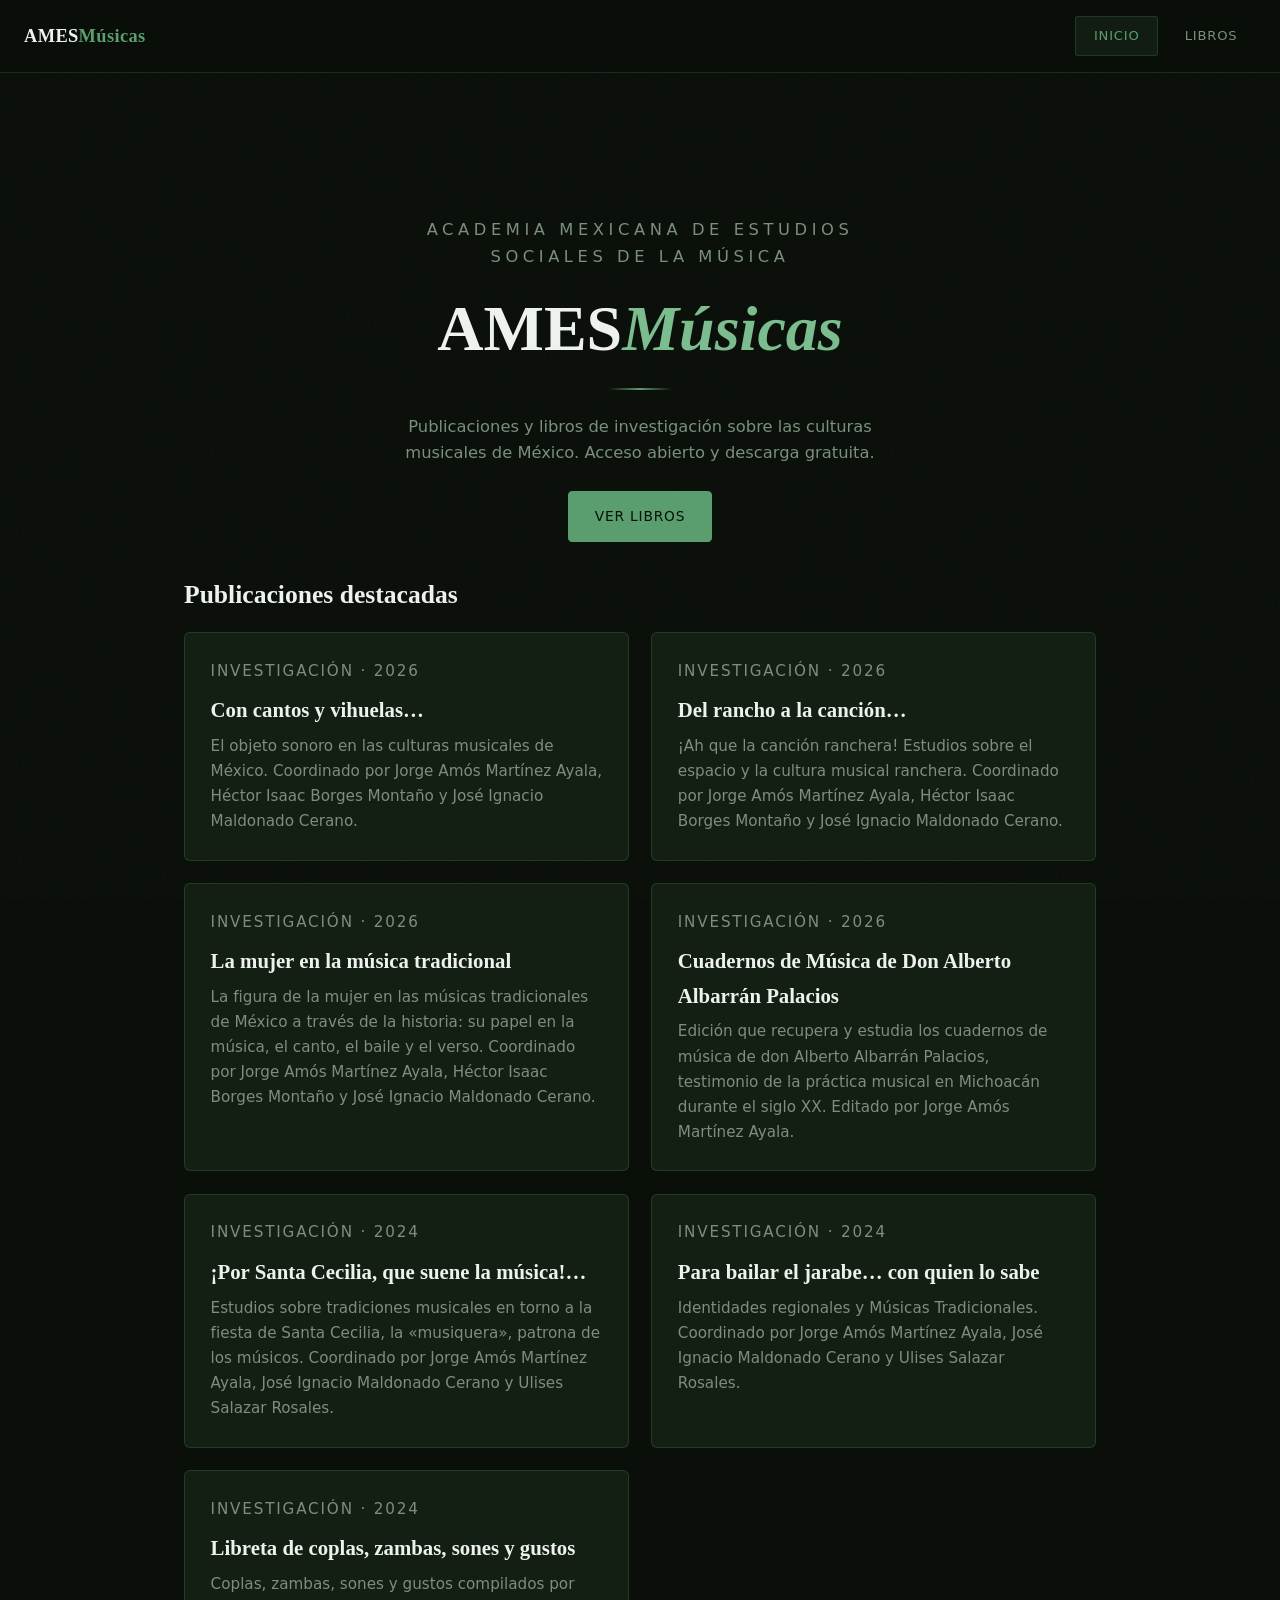
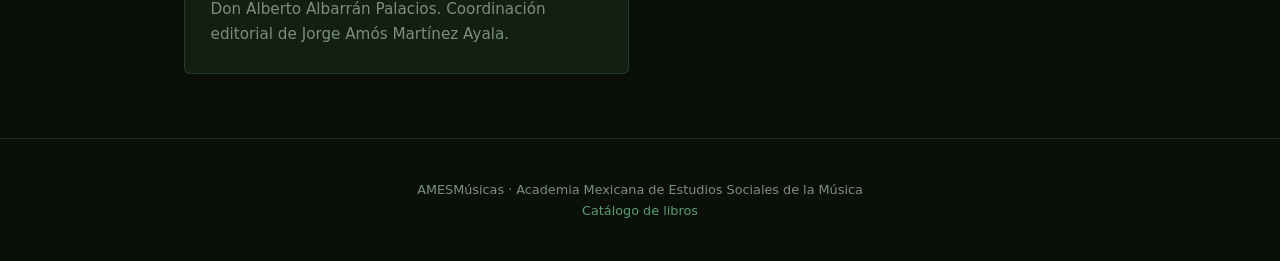
<file: amesmusicas/index.html>
<!DOCTYPE html>
<html lang="es">
<head>
  <meta charset="UTF-8" />
  <meta name="viewport" content="width=device-width, initial-scale=1.0" />
  <link rel="icon" href="favicon.ico" sizes="any" />
  <link rel="icon" type="image/png" sizes="32x32" href="favicon-32.png" />
  <link rel="apple-touch-icon" href="favicon-180.png" />
  <title>AMESMúsicas — Academia Mexicana de Estudios Sociales de la Música</title>
  <meta name="description" content="AMESMúsicas: publicaciones de la Academia Mexicana de Estudios Sociales de la Música. Libros de investigación de descarga gratuita." />
  <meta name="author" content="Academia Mexicana de Estudios Sociales de la Música" />
  <!-- Open Graph -->
  <meta property="og:type" content="website" />
  <meta property="og:title" content="AMESMúsicas" />
  <meta property="og:description" content="Publicaciones y libros de investigación de la Academia Mexicana de Estudios Sociales de la Música. Descarga gratuita." />
  <meta property="og:image" content="libros/con-cantos-y-vihuelas/portada.png" />
  <meta property="og:locale" content="es_MX" />
  <link rel="stylesheet" href="assets/estilo.css" />
</head>
<body>
  <nav>
    <a class="nav-brand" href="index.html">AMES<span>Músicas</span></a>
    <ul class="nav-links">
      <li><a class="active" href="index.html">Inicio</a></li>
      <li><a href="libros/index.html">Libros</a></li>
    </ul>
  </nav>

  <main class="wrap">
    <section class="hero">
      <p class="eyebrow">Academia Mexicana de Estudios Sociales de la Música</p>
      <h1>AMES<em>Músicas</em></h1>
      <div class="divider"></div>
      <p>Publicaciones y libros de investigación sobre las culturas musicales de México. Acceso abierto y descarga gratuita.</p>
      <div class="acciones" style="justify-content:center;">
        <a class="btn btn-primary" href="libros/index.html">Ver libros</a>
      </div>
    </section>

    <section aria-labelledby="destacados">
      <h2 id="destacados" class="section-title">Publicaciones destacadas</h2>
      <div class="grid cols-2">
        <article class="card">
          <a class="card-link" href="libros/con-cantos-y-vihuelas/index.html">
            <p class="book-meta">Investigación · 2026</p>
            <h3>Con cantos y vihuelas…</h3>
            <p>El objeto sonoro en las culturas musicales de México. Coordinado por Jorge Amós Martínez Ayala, Héctor Isaac Borges Montaño y José Ignacio Maldonado Cerano.</p>
          </a>
        </article>
        <article class="card">
          <a class="card-link" href="libros/ah-que-la-cancion-ranchera/index.html">
            <p class="book-meta">Investigación · 2026</p>
            <h3>Del rancho a la canción…</h3>
            <p>¡Ah que la canción ranchera! Estudios sobre el espacio y la cultura musical ranchera. Coordinado por Jorge Amós Martínez Ayala, Héctor Isaac Borges Montaño y José Ignacio Maldonado Cerano.</p>
          </a>
        </article>

        <article class="card">
          <a class="card-link" href="libros/la-mujer-en-la-musica-tradicional/index.html">
            <p class="book-meta">Investigación · 2026</p>
            <h3>La mujer en la música tradicional</h3>
            <p>La figura de la mujer en las músicas tradicionales de México a través de la historia: su papel en la música, el canto, el baile y el verso. Coordinado por Jorge Amós Martínez Ayala, Héctor Isaac Borges Montaño y José Ignacio Maldonado Cerano.</p>
          </a>
        </article>

        <article class="card">
          <a class="card-link" href="libros/cuadernos-albarran-palacios/index.html">
            <p class="book-meta">Investigación · 2026</p>
            <h3>Cuadernos de Música de Don Alberto Albarrán Palacios</h3>
            <p>Edición que recupera y estudia los cuadernos de música de don Alberto Albarrán Palacios, testimonio de la práctica musical en Michoacán durante el siglo XX. Editado por Jorge Amós Martínez Ayala.</p>
          </a>
        </article>

        <article class="card">
          <a class="card-link" href="libros/por-santa-cecilia/index.html">
            <p class="book-meta">Investigación · 2024</p>
            <h3>¡Por Santa Cecilia, que suene la música!…</h3>
            <p>Estudios sobre tradiciones musicales en torno a la fiesta de Santa Cecilia, la «musiquera», patrona de los músicos. Coordinado por Jorge Amós Martínez Ayala, José Ignacio Maldonado Cerano y Ulises Salazar Rosales.</p>
          </a>
        </article>

        <article class="card">
          <a class="card-link" href="libros/para-bailar-el-jarabe/index.html">
            <p class="book-meta">Investigación · 2024</p>
            <h3>Para bailar el jarabe… con quien lo sabe</h3>
            <p>Identidades regionales y Músicas Tradicionales. Coordinado por Jorge Amós Martínez Ayala, José Ignacio Maldonado Cerano y Ulises Salazar Rosales.</p>
          </a>
        </article>

        <article class="card">
          <a class="card-link" href="libros/libreta-coplas-zambas-sones-gustos/index.html">
            <p class="book-meta">Investigación · 2024</p>
            <h3>Libreta de coplas, zambas, sones y gustos</h3>
            <p>Coplas, zambas, sones y gustos compilados por Don Alberto Albarrán Palacios. Coordinación editorial de Jorge Amós Martínez Ayala.</p>
          </a>
        </article>
      </div>
    </section>
  </main>

  <footer>
    <p>AMESMúsicas · Academia Mexicana de Estudios Sociales de la Música</p>
    <p><a href="libros/index.html">Catálogo de libros</a></p>
  </footer>
</body>
</html>
</file>
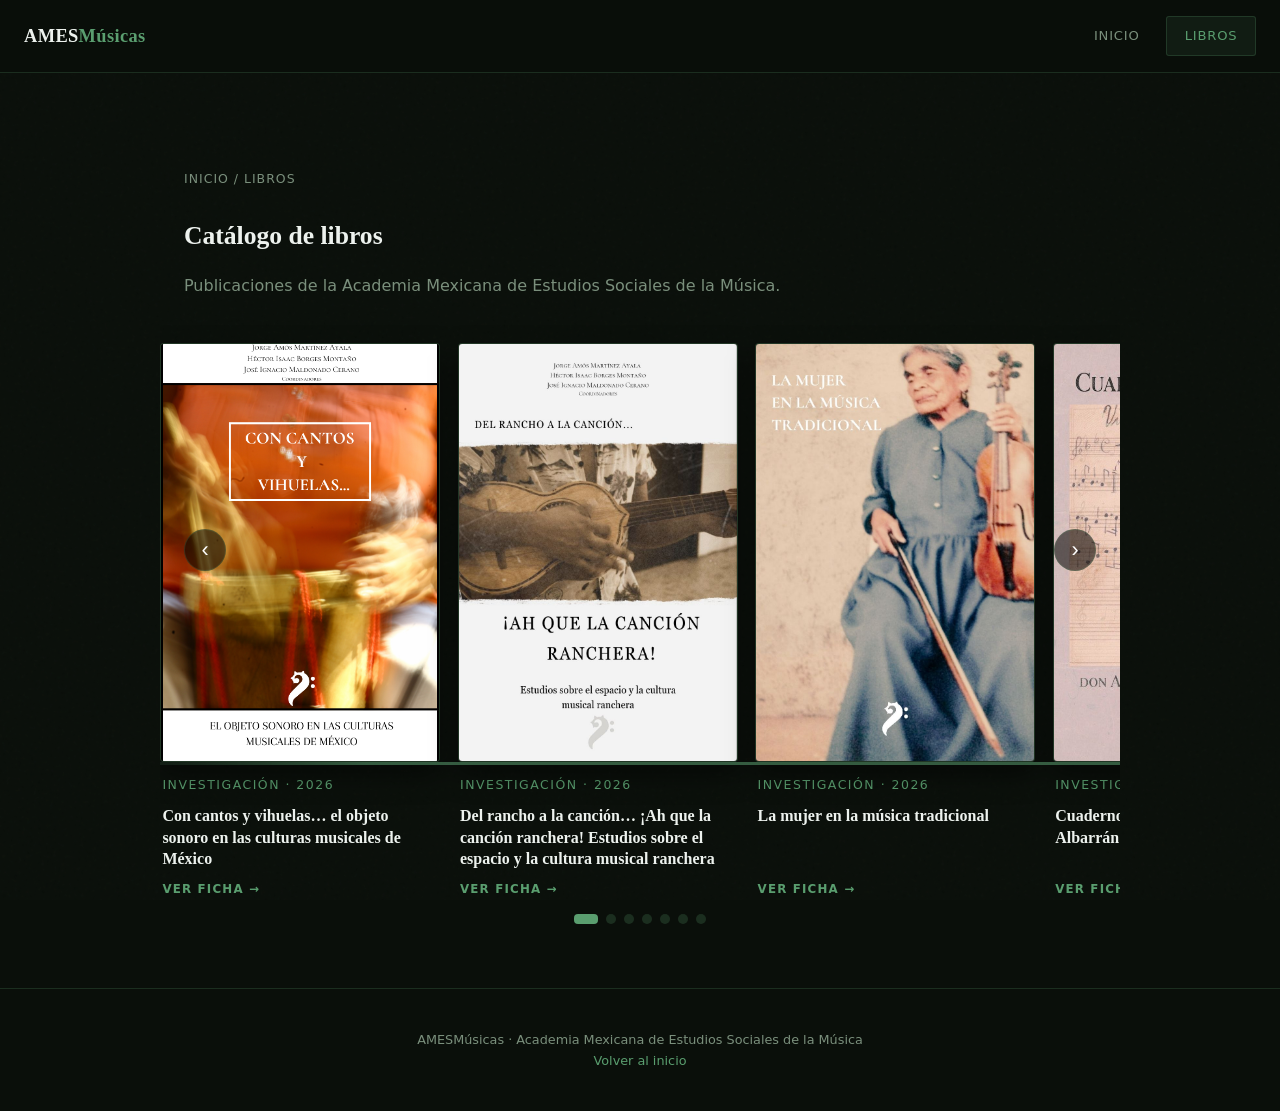
<file: amesmusicas/libros/index.html>
<!DOCTYPE html>
<html lang="es">
<head>
  <meta charset="UTF-8" />
  <meta name="viewport" content="width=device-width, initial-scale=1.0" />
  <link rel="icon" href="../favicon.ico" sizes="any" />
  <link rel="icon" type="image/png" sizes="32x32" href="../favicon-32.png" />
  <link rel="apple-touch-icon" href="../favicon-180.png" />
  <title>Libros — AMESMúsicas</title>
  <meta name="description" content="Catálogo de libros de la Academia Mexicana de Estudios Sociales de la Música (AMESMúsicas). Publicaciones de investigación de descarga gratuita." />
  <meta property="og:type" content="website" />
  <meta property="og:title" content="Libros — AMESMúsicas" />
  <meta property="og:description" content="Catálogo de libros de investigación de AMESMúsicas. Descarga gratuita." />
  <meta property="og:image" content="https://conservatoriopurhepecha.com/amesmusicas/libros/con-cantos-y-vihuelas/portada.png" />
  <meta property="og:url" content="https://conservatoriopurhepecha.com/amesmusicas/libros/" />
  <meta property="og:locale" content="es_MX" />
  <link rel="stylesheet" href="../assets/estilo.css" />
</head>
<body>
  <nav>
    <a class="nav-brand" href="../index.html">AMES<span>Músicas</span></a>
    <ul class="nav-links">
      <li><a href="../index.html">Inicio</a></li>
      <li><a class="active" href="index.html">Libros</a></li>
    </ul>
  </nav>

  <main class="wrap">
    <p class="breadcrumb"><a href="../index.html">Inicio</a> / Libros</p>
    <h1 class="section-title">Catálogo de libros</h1>
    <p class="prose">Publicaciones de la Academia Mexicana de Estudios Sociales de la Música.</p>

    <section class="estanteria" id="estanteria" aria-labelledby="estanteria-titulo">
      <h2 id="estanteria-titulo" class="visually-hidden">Estantería de publicaciones</h2>

      <div class="estanteria-viewport" id="estanteriaViewport" tabindex="0" role="region" aria-label="Estantería de libros. Usa las flechas para recorrer el catálogo.">
        <ul class="estanteria-track" id="estanteriaTrack">
          <li class="libro">
            <a href="con-cantos-y-vihuelas/index.html">
              <span class="libro-portada">
                <img src="con-cantos-y-vihuelas/portada.png" alt="Portada del libro Con cantos y vihuelas… el objeto sonoro en las culturas musicales de México" loading="lazy" />
              </span>
              <span class="libro-datos">
                <span class="book-meta">Investigación · 2026</span>
                <span class="libro-titulo">Con cantos y vihuelas… el objeto sonoro en las culturas musicales de México</span>
                <span class="libro-cta">Ver ficha →</span>
              </span>
            </a>
          </li>

          <li class="libro">
            <a href="ah-que-la-cancion-ranchera/index.html">
              <span class="libro-portada">
                <img src="ah-que-la-cancion-ranchera/portada.jpg" alt="Portada del libro Del rancho a la canción… ¡Ah qué la canción ranchera! Estudios sobre el espacio y la cultura musical ranchera" loading="lazy" />
              </span>
              <span class="libro-datos">
                <span class="book-meta">Investigación · 2026</span>
                <span class="libro-titulo">Del rancho a la canción… ¡Ah que la canción ranchera! Estudios sobre el espacio y la cultura musical ranchera</span>
                <span class="libro-cta">Ver ficha →</span>
              </span>
            </a>
          </li>

          <li class="libro">
            <a href="la-mujer-en-la-musica-tradicional/index.html">
              <span class="libro-portada">
                <img src="la-mujer-en-la-musica-tradicional/portada.jpg" alt="Portada del libro La mujer en la música tradicional" loading="lazy" />
              </span>
              <span class="libro-datos">
                <span class="book-meta">Investigación · 2026</span>
                <span class="libro-titulo">La mujer en la música tradicional</span>
                <span class="libro-cta">Ver ficha →</span>
              </span>
            </a>
          </li>

          <li class="libro">
            <a href="cuadernos-albarran-palacios/index.html">
              <span class="libro-portada">
                <img src="cuadernos-albarran-palacios/portada.jpg" alt="Portada del libro Cuadernos de Música de Don Alberto Albarrán Palacios" loading="lazy" />
              </span>
              <span class="libro-datos">
                <span class="book-meta">Investigación · 2026</span>
                <span class="libro-titulo">Cuadernos de Música de Don Alberto Albarrán Palacios</span>
                <span class="libro-cta">Ver ficha →</span>
              </span>
            </a>
          </li>

          <li class="libro">
            <a href="por-santa-cecilia/index.html">
              <span class="libro-portada">
                <img src="por-santa-cecilia/portada.jpg" alt="Portada del libro ¡Por Santa Cecilia, que suene la música!… Estudios sobre tradiciones musicales" loading="lazy" />
              </span>
              <span class="libro-datos">
                <span class="book-meta">Investigación · 2024</span>
                <span class="libro-titulo">¡Por Santa Cecilia, que suene la música!… Estudios sobre tradiciones musicales</span>
                <span class="libro-cta">Ver ficha →</span>
              </span>
            </a>
          </li>

          <li class="libro">
            <a href="para-bailar-el-jarabe/index.html">
              <span class="libro-portada">
                <img src="para-bailar-el-jarabe/portada.jpg" alt="Portada del libro Para bailar el jarabe… con quien lo sabe. Identidades regionales y Músicas Tradicionales" loading="lazy" />
              </span>
              <span class="libro-datos">
                <span class="book-meta">Investigación · 2024</span>
                <span class="libro-titulo">Para bailar el jarabe… con quien lo sabe. Identidades regionales y Músicas Tradicionales</span>
                <span class="libro-cta">Ver ficha →</span>
              </span>
            </a>
          </li>

          <li class="libro">
            <a href="libreta-coplas-zambas-sones-gustos/index.html">
              <span class="libro-portada">
                <img src="libreta-coplas-zambas-sones-gustos/portada.jpg" alt="Portada del libro Libreta de coplas, zambas, sones y gustos compilados por Don Alberto Albarrán Palacios" loading="lazy" />
              </span>
              <span class="libro-datos">
                <span class="book-meta">Investigación · 2024</span>
                <span class="libro-titulo">Libreta de coplas, zambas, sones y gustos compilados por Don Alberto Albarrán Palacios</span>
                <span class="libro-cta">Ver ficha →</span>
              </span>
            </a>
          </li>
        </ul>
      </div>

      <button class="est-arrow prev" type="button" aria-label="Ver publicaciones anteriores" hidden>‹</button>
      <button class="est-arrow next" type="button" aria-label="Ver más publicaciones" hidden>›</button>

      <div class="est-dots" id="estanteriaDots" role="tablist" aria-label="Posiciones de la estantería"></div>
    </section>
  </main>

  <footer>
    <p>AMESMúsicas · Academia Mexicana de Estudios Sociales de la Música</p>
    <p><a href="../index.html">Volver al inicio</a></p>
  </footer>

  <script>
    (function () {
      var est = document.getElementById('estanteria');
      var vp = document.getElementById('estanteriaViewport');
      var track = document.getElementById('estanteriaTrack');
      var dotsBox = document.getElementById('estanteriaDots');
      var prev = est && est.querySelector('.est-arrow.prev');
      var next = est && est.querySelector('.est-arrow.next');
      if (!est || !vp || !track) return;

      var libros = Array.prototype.slice.call(track.querySelectorAll('.libro'));
      if (!libros.length) return;

      function gap() {
        var cs = getComputedStyle(track);
        return parseFloat(cs.columnGap || cs.gap) || 0;
      }
      function paso() {
        return libros[0].getBoundingClientRect().width + gap();
      }
      function hayDesborde() {
        return vp.scrollWidth - vp.clientWidth > 2;
      }
      function maxScroll() {
        return Math.max(0, vp.scrollWidth - vp.clientWidth);
      }
      function indiceVisible() {
        var p = paso();
        if (!p) return 0;
        return Math.min(libros.length - 1, Math.round(vp.scrollLeft / p));
      }
      function irA(i) {
        var destino = Math.min(i * paso(), maxScroll());
        vp.scrollTo({ left: destino, behavior: 'smooth' });
      }

      var dots = libros.map(function (_, i) {
        var b = document.createElement('button');
        b.type = 'button';
        b.className = 'est-dot';
        b.setAttribute('aria-label', 'Ir a la publicación ' + (i + 1));
        b.addEventListener('click', function () { irA(i); });
        dotsBox.appendChild(b);
        return b;
      });

      function pintar() {
        var desborde = hayDesborde();
        est.classList.toggle('sin-desborde', !desborde);
        prev.hidden = !desborde;
        next.hidden = !desborde;
        dotsBox.hidden = !desborde;

        var i = indiceVisible();
        dots.forEach(function (d, k) {
          var activo = k === i;
          d.classList.toggle('active', activo);
          d.setAttribute('aria-current', activo ? 'true' : 'false');
        });
        if (desborde) {
          prev.disabled = vp.scrollLeft <= 2;
          next.disabled = vp.scrollLeft >= maxScroll() - 2;
        }
      }

      prev.addEventListener('click', function () { irA(indiceVisible() - 1); });
      next.addEventListener('click', function () { irA(indiceVisible() + 1); });
      vp.addEventListener('scroll', pintar, { passive: true });
      window.addEventListener('resize', pintar);
      vp.addEventListener('keydown', function (e) {
        if (e.key === 'ArrowRight') { e.preventDefault(); irA(indiceVisible() + 1); }
        else if (e.key === 'ArrowLeft') { e.preventDefault(); irA(indiceVisible() - 1); }
      });

      pintar();
    })();
  </script>
</body>
</html>
</file>
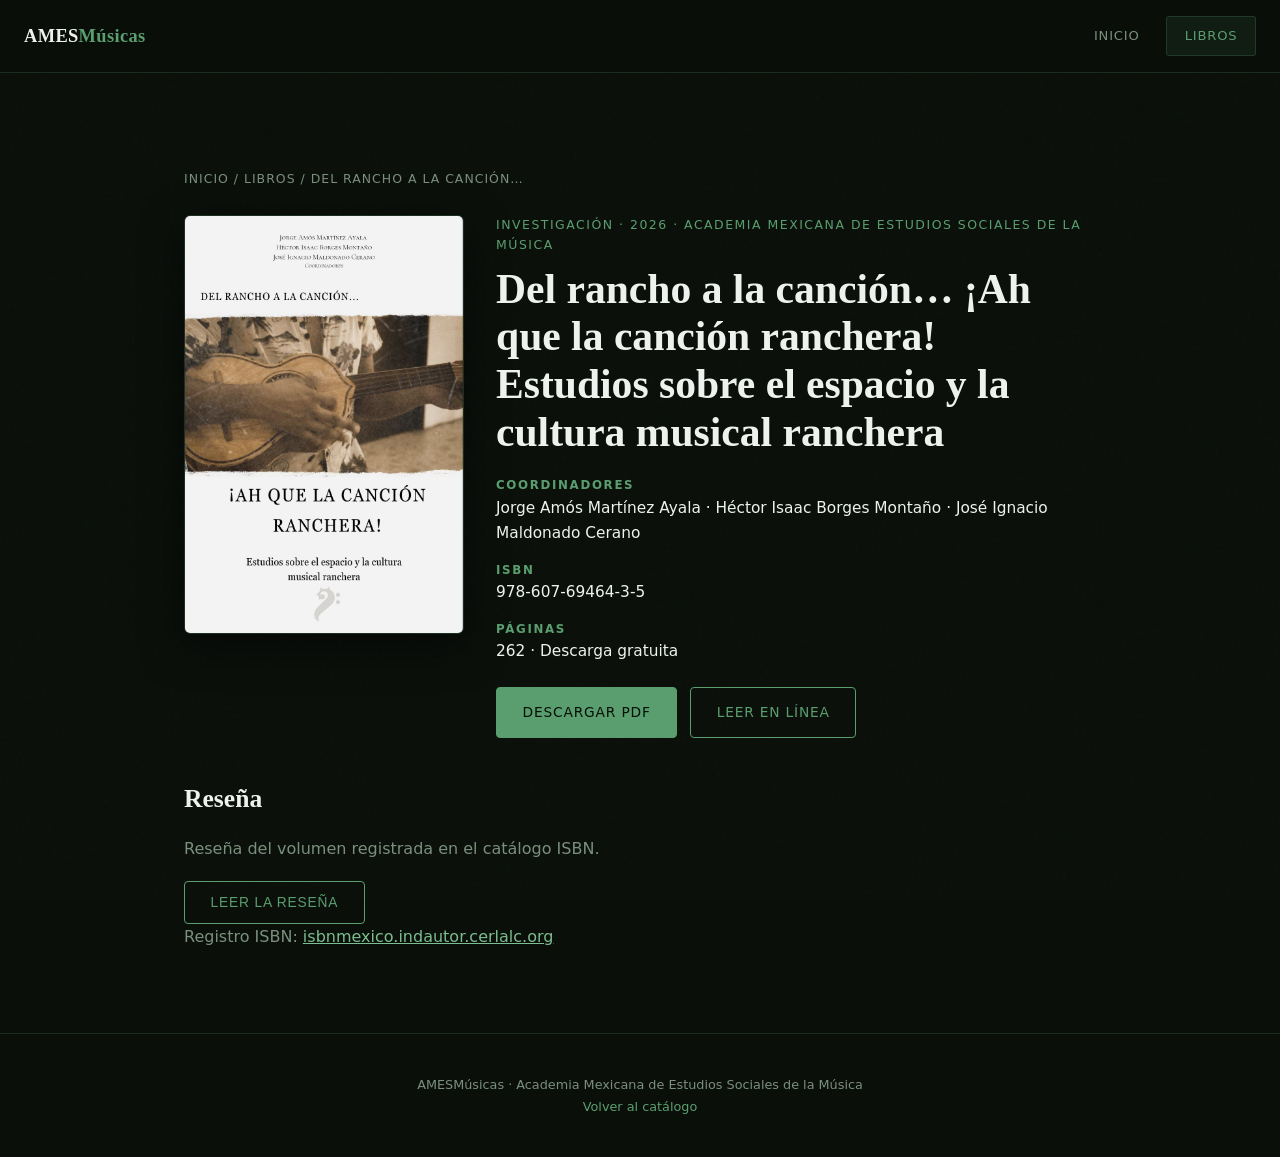
<file: amesmusicas/libros/ah-que-la-cancion-ranchera/index.html>
<!DOCTYPE html>
<html lang="es">
<head>
  <meta charset="UTF-8" />
  <meta name="viewport" content="width=device-width, initial-scale=1.0" />
  <link rel="icon" href="../../favicon.ico" sizes="any" />
  <link rel="icon" type="image/png" sizes="32x32" href="../../favicon-32.png" />
  <link rel="apple-touch-icon" href="../../favicon-180.png" />
  <title>Del rancho a la canción… ¡Ah que la canción ranchera! — AMESMúsicas</title>
  <meta name="description" content="Del rancho a la canción… ¡Ah que la canción ranchera! Estudios sobre el espacio y la cultura musical ranchera. Investigación coordinada por Jorge Amós Martínez Ayala, Héctor Isaac Borges Montaño y José Ignacio Maldonado Cerano. ISBN 978-607-69464-3-5. Descarga gratuita." />
  <meta name="author" content="Jorge Amós Martínez Ayala, Héctor Isaac Borges Montaño, José Ignacio Maldonado Cerano" />
  <!-- Open Graph -->
  <meta property="og:type" content="book" />
  <meta property="og:title" content="Del rancho a la canción… ¡Ah que la canción ranchera!" />
  <meta property="og:description" content="Estudios sobre el espacio y la cultura musical ranchera. Investigación del Conservatorio P’urhépecha y la Academia Mexicana de Estudios Sociales de la Música. Descarga gratuita." />
  <meta property="og:image" content="portada.jpg" />
  <meta property="og:locale" content="es_MX" />
  <link rel="stylesheet" href="../../assets/estilo.css" />
</head>
<body>
  <nav>
    <a class="nav-brand" href="../../index.html">AMES<span>Músicas</span></a>
    <ul class="nav-links">
      <li><a href="../../index.html">Inicio</a></li>
      <li><a class="active" href="../index.html">Libros</a></li>
    </ul>
  </nav>

  <main class="wrap">
    <p class="breadcrumb"><a href="../../index.html">Inicio</a> / <a href="../index.html">Libros</a> / Del rancho a la canción…</p>

    <div class="book-hero">
      <div class="cover">
        <img src="portada.jpg" alt="Portada del libro Del rancho a la canción... ¡Ah que la canción ranchera! Estudios sobre el espacio y la cultura musical ranchera" />
      </div>
      <div>
        <p class="book-meta">Investigación · 2026 · Academia Mexicana de Estudios Sociales de la Música</p>
        <h1>Del rancho a la canción… ¡Ah que la canción ranchera! Estudios sobre el espacio y la cultura musical ranchera</h1>

        <dl class="ficha">
          <dt>Coordinadores</dt>
          <dd>Jorge Amós Martínez Ayala · Héctor Isaac Borges Montaño · José Ignacio Maldonado Cerano</dd>
          <dt>ISBN</dt>
          <dd>978-607-69464-3-5</dd>
          <dt>Páginas</dt>
          <dd>262 · Descarga gratuita</dd>
        </dl>

        <div class="acciones">
          <a class="btn btn-primary" href="ah-que-la-cancion-ranchera.pdf" download>Descargar PDF</a>
          <a class="btn btn-secondary" href="ah-que-la-cancion-ranchera.pdf" target="_blank" rel="noopener">Leer en línea</a>
        </div>
      </div>
    </div>

    <section aria-labelledby="resena">
      <h2 id="resena" class="section-title">Reseña</h2>
      <p class="prose">Reseña del volumen registrada en el catálogo ISBN.</p>
      <p><button class="btn btn-secondary" id="abrir-resena" type="button">Leer la reseña</button></p>
      <p class="prose">Registro ISBN:
        <a href="https://isbnmexico.indautor.cerlalc.org/catalogo.php?mode=detalle&amp;nt=486412" target="_blank" rel="noopener">isbnmexico.indautor.cerlalc.org</a>
      </p>
    </section>
  </main>

  <dialog id="modal-resena" class="modal" aria-labelledby="modal-resena-titulo">
    <div class="modal-inner">
      <div class="modal-head">
        <h2 id="modal-resena-titulo">Del rancho a la canción: ¡Ah que la canción ranchera!</h2>
        <button class="modal-cerrar" id="cerrar-resena" type="button" aria-label="Cerrar reseña">&times;</button>
      </div>
      <div class="modal-body">
        <p>La canción ranchera fue el producto cultural que apoyó el desarrollo de la industria cultural mexicana. Los diversos procesos sociales que dieron paso a la creación de la “canción ranchera”, como género lírico musical, su centralidad como producto cultural ofertado por la industria cultural mexicana en México, América y Europa, la proliferación de creadores y de piezas, son interesantes para comparar, analizar y estudiar de manera sistemática.</p>
      </div>
    </div>
  </dialog>

  <script>
    (function () {
      var modal = document.getElementById('modal-resena');
      var abrir = document.getElementById('abrir-resena');
      var cerrar = document.getElementById('cerrar-resena');
      if (!modal || !abrir) return;
      abrir.addEventListener('click', function () {
        if (typeof modal.showModal === 'function') { modal.showModal(); }
        else { modal.setAttribute('open', ''); }
      });
      if (cerrar) {
        cerrar.addEventListener('click', function () {
          if (typeof modal.close === 'function') { modal.close(); }
          else { modal.removeAttribute('open'); }
        });
      }
      modal.addEventListener('click', function (e) {
        if (e.target === modal && typeof modal.close === 'function') { modal.close(); }
      });
    })();
  </script>

  <footer>
    <p>AMESMúsicas · Academia Mexicana de Estudios Sociales de la Música</p>
    <p><a href="../index.html">Volver al catálogo</a></p>
  </footer>
</body>
</html>
</file>
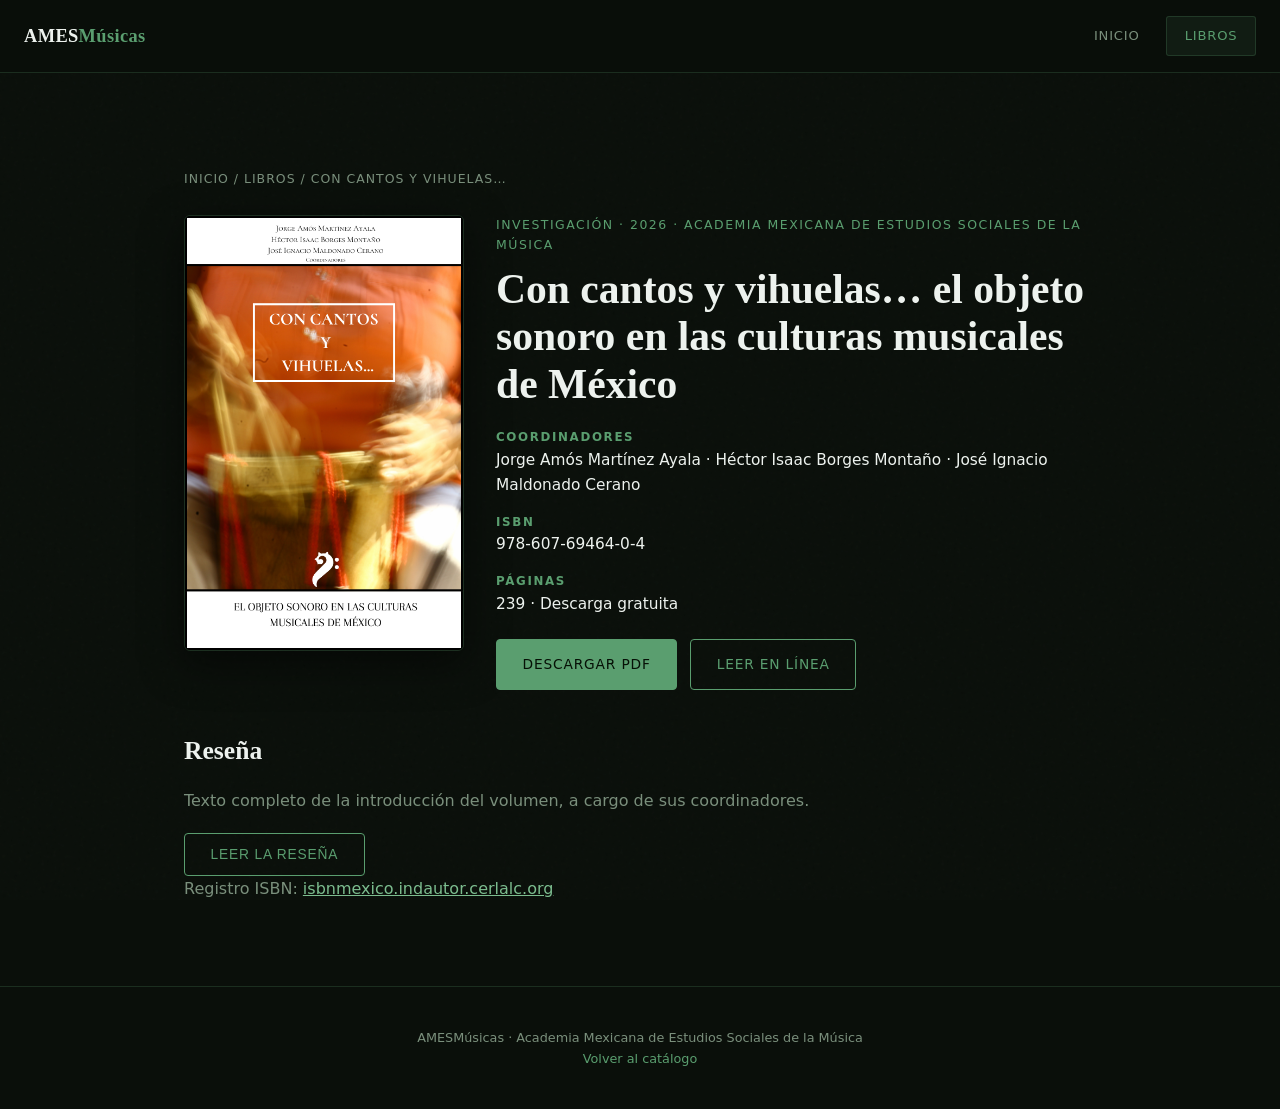
<file: amesmusicas/libros/con-cantos-y-vihuelas/index.html>
<!DOCTYPE html>
<html lang="es">
<head>
  <meta charset="UTF-8" />
  <meta name="viewport" content="width=device-width, initial-scale=1.0" />
  <link rel="icon" href="../../favicon.ico" sizes="any" />
  <link rel="icon" type="image/png" sizes="32x32" href="../../favicon-32.png" />
  <link rel="apple-touch-icon" href="../../favicon-180.png" />
  <title>Con cantos y vihuelas… el objeto sonoro en las culturas musicales de México — AMESMúsicas</title>
  <meta name="description" content="Con cantos y vihuelas... el objeto sonoro en las culturas musicales de México. Investigación coordinada por Jorge Amós Martínez Ayala, Héctor Isaac Borges Montaño y José Ignacio Maldonado Cerano. ISBN 978-607-69464-0-4. Descarga gratuita." />
  <meta name="author" content="Jorge Amós Martínez Ayala, Héctor Isaac Borges Montaño, José Ignacio Maldonado Cerano" />
  <!-- Open Graph -->
  <meta property="og:type" content="book" />
  <meta property="og:title" content="Con cantos y vihuelas… el objeto sonoro en las culturas musicales de México" />
  <meta property="og:description" content="Investigación sobre el instrumento musical como mediador entre prácticas sociales, estéticas colectivas, rutas de comercio y mercados musicales. Descarga gratuita." />
  <meta property="og:image" content="portada.png" />
  <meta property="og:locale" content="es_MX" />
  <link rel="stylesheet" href="../../assets/estilo.css" />
</head>
<body>
  <nav>
    <a class="nav-brand" href="../../index.html">AMES<span>Músicas</span></a>
    <ul class="nav-links">
      <li><a href="../../index.html">Inicio</a></li>
      <li><a class="active" href="../index.html">Libros</a></li>
    </ul>
  </nav>

  <main class="wrap">
    <p class="breadcrumb"><a href="../../index.html">Inicio</a> / <a href="../index.html">Libros</a> / Con cantos y vihuelas…</p>

    <div class="book-hero">
      <div class="cover">
        <img src="portada.png" alt="Portada del libro Con cantos y vihuelas... el objeto sonoro en las culturas musicales de México" />
      </div>
      <div>
        <p class="book-meta">Investigación · 2026 · Academia Mexicana de Estudios Sociales de la Música</p>
        <h1>Con cantos y vihuelas… el objeto sonoro en las culturas musicales de México</h1>

        <dl class="ficha">
          <dt>Coordinadores</dt>
          <dd>Jorge Amós Martínez Ayala · Héctor Isaac Borges Montaño · José Ignacio Maldonado Cerano</dd>
          <dt>ISBN</dt>
          <dd>978-607-69464-0-4</dd>
          <dt>Páginas</dt>
          <dd>239 · Descarga gratuita</dd>
        </dl>

        <div class="acciones">
          <a class="btn btn-primary" href="con-cantos-y-vihuelas.pdf" download>Descargar PDF</a>
          <a class="btn btn-secondary" href="con-cantos-y-vihuelas.pdf" target="_blank" rel="noopener">Leer en línea</a>
        </div>
      </div>
    </div>

    <section aria-labelledby="resena">
      <h2 id="resena" class="section-title">Reseña</h2>
      <p class="prose">Texto completo de la introducción del volumen, a cargo de sus coordinadores.</p>
      <p><button class="btn btn-secondary" id="abrir-resena" type="button">Leer la reseña</button></p>
      <p class="prose">Registro ISBN:
        <a href="https://isbnmexico.indautor.cerlalc.org/catalogo.php?mode=detalle&amp;nt=480612" target="_blank" rel="noopener">isbnmexico.indautor.cerlalc.org</a>
      </p>
    </section>
  </main>

  <dialog id="modal-resena" class="modal" aria-labelledby="modal-resena-titulo">
    <div class="modal-inner">
      <div class="modal-head">
        <h2 id="modal-resena-titulo">Con cantos y vihuelas: el objeto sonoro en las culturas musicales de México</h2>
        <button class="modal-cerrar" id="cerrar-resena" type="button" aria-label="Cerrar reseña">&times;</button>
      </div>
      <div class="modal-body">
        <p>En México hay una diversidad de instrumentos musicales y objetos sonoros precolombinos rescatados en contextos arqueológicos; la colección del maestro Guillermo Contreras tiene más de cuatro mil instrumentos musicales obtenidos de las diversas regiones geo-culturales del país; pero estamos lejos de suponer que ésa es la cifra total; por ejemplo, en Michoacán hemos recuperado instrumentos que estaban fuera del foco de las personas dedicadas a la etnomusicología, el tenor, un instrumento de cuerda pulsada, mástil y forma de 8, con 5 órdenes de cuerdas dobles de metal usado en la música p’urhépecha; o la armonía de igual especie y con 5 órdenes de cuerdas dobles de metal, usada en Los Balcones; otros sólo están referidos en los relatos de músicos, como “la periquita”, un requinto de cuatro cuerdas, del tamaño de un violín, que punteaba la melodía en la cuenca del río Puruarán, y que nos describieron don Leandro Corona y Vicente Murillo; o el arpa jarabera que aparece en la literatura en el Mazahuacán, al oriente de Michoacán. Por no incluir las variedades de “flautas” de carrizo que cada vez se construyen menos, con la llegada de las de modelo barroco y material plástico.</p>
        <p>El tener catalogado un instrumento musical, con su correspondiente ficha, no es una garantía de su “conocimiento”; pues en las fichas falta muchas veces el contexto de uso, por ejemplo, la o las afinaciones que puede tener de acuerdo con los hechos musicales; los procesos constructivos y sus dimensiones. En la Costa Sierra de Michoacán distingue la “jarana” de la “guitarra de golpe”, por el ancho de los aros, su sonido “ladino”, menos grave, y por su uso para el ámbito ritual en las funciones religiosas; así que un instrumento musical que puede parecernos “el mismo”, es diferenciado por su timbre, por su dimensión y su contexto de uso.</p>
        <p>El estudio de los instrumentos musicales puede ser entonces una disciplina en sí misma, como ha propuesto Víctor Hernández Vaca con la etnolaudería, a partir de su construcción; pero también desde otras perspectivas, como la historia, la arqueología y las demás disciplinas sociales y humanísticas.</p>
        <p>Estamos lejos de conocer algo todavía sobre los instrumentos musicales y menos sobre los objetos sonoros que, en contextos arqueológicos, han perdido las formas y objetivos de uso; sin embargo, a lo largo de las cuatro partes en que dividimos este libro, podemos recuperar algunas propuestas para su análisis. Iniciamos con los objetos arqueológicos, de tarascos y pirindas, en colecciones museísticas analizados con una perspectiva arqueológica e histórica, manejada por Dante Bernardo Martínez Vázquez que combina fuentes históricas y arqueológicas, y una arqueomusicológica, que hace sonar los instrumentos para registrar frecuencias y alturas en la música occidental, pero con una intención descentrada, realizada por Héctor Isaac Borges Montaño.</p>
        <p>La segunda parte se dedica a explorar al objeto sonoro en la danza, inicia con los toros de carnaval en Tacámbaro, registro realizado por Ulises Salazar, quien describe dos momentos en la fiesta, que trajeron cambios en la dotación instrumental y por ello también tímbricos. En seguida Ana Cristina González Villanueva y Victoria Jiménez Ramos analizan la danza del paloteo en Puruándiro, caracterizada por el entrechoque de los “palos” que los danzantes portan en sus manos.</p>
        <p>Sigue una tercera parte que se ocupa de los objetos sonoros en los paisajes, la corporalidad y los discursos, para ello Sonia Medrano Ruiz y Luis Díaz Santana recuperan el papel de la música vida cotidiana de Zacatecas, y para ello usan como fuente los escritos periodísticos de Luis G. Ledezma, quien da cuenta de la vida del ilustre músico zacatecano Genaro Codina, quien inició junto con sus hermanos tocando un arpa de juguete.</p>
        <p>Sigue la propuesta de Elizabeth Avendaño Sayagua quien analiza el papel que tiene el cuerpo como mediador entre la música y el baile a través del zapateado sobre la tabla. Continúa Jorge Daniel Salas Mier, quien utiliza las coplas presentes en la lírica tradicional de la Tierra Caliente para mostrarnos que en ellas y sus versos hay referencias a los instrumentos musicales, los objetos sonoros y la fiesta, formando discursos que sentencian sobre la conducta humana.</p>
        <p>La cuarta sección se refiere al comercio, la identidad y las prácticas sociales que propician los objetos sonoros, para ello Jorge Amós Martínez Ayalanos muestra el papel que ha tenido el Estado mexicano en la construcción de la identidad social del gremio de guitarreros en Paracho. En seguida Carlos Flores Claudio nos cuenta la historia del negocio musical de la familia Veerkamp un referente para muchos músicos de la Tierra Caliente. Prosigue en el mismo tenor Igael González Sánchez, quien nos platica una migración igual de distante pero más reciente, el de constructores y comercializadores de tambores yembé de África occidental a nuestro país.</p>
        <p>La última parte nos muestra las rutas que generan parentescos en los objetos y las prácticas sonoras, para ello Alejandro Martínez de la Rosa nos refiere un circuito comercial antiguo, entre el norte de Perú y la Costa del Pacífico mexicano, centrado en las arpas que en Tixtla y la Costa Chica muestran características semejantes a las Lambayeque, en Perú. Termina el libro con el trabajo de Eduardo Martínez Muñoz sobre la trompeta en el mariachi, que inició a fines del siglo XIX, cuando llegaron los pistones y otros instrumentos de aliento al mariachi.</p>
        <p>Con cantos y con vihuelas... se conquistan las mozuelas, reza el refrán popular, y nos muestra que el instrumento musical es un “mediador” entre prácticas sociales, intenciones individuales, estéticas colectivas, rutas de comercio y mercados musicales, en contextos cotidianos, fiestas religiosas y profanas; en ellas, la dimensión del cuerpo y el género de quien construye y usa el instrumento son importantes. Llegar a estas afirmaciones requirió de fuentes diversas: objetos arqueológicos, periódicos de siglos pasados, entrevistas con intención etnográfica, necesitamos usar mapas, fotografías, programas para hacer análisis de frecuencia, estadística de comercio, diccionarios antiguos, crónicas de frailes, transcribir partituras y una buena cantidad de ingenio, que nos permitiera mirar al instrumento y escucharlo sobre la música. Esperamos caro lector o lectora que este volumen te permita reflexionar sobre algunos de los elementos de la práctica musical.</p>
        <p><em>Morelia, Michoacán, día de Santa Cecilia, 22 de noviembre de 2025, a quien celebramos... Con cantos y con vihuelas...</em></p>
      </div>
    </div>
  </dialog>

  <script>
    (function () {
      var modal = document.getElementById('modal-resena');
      var abrir = document.getElementById('abrir-resena');
      var cerrar = document.getElementById('cerrar-resena');
      if (!modal || !abrir) return;
      abrir.addEventListener('click', function () {
        if (typeof modal.showModal === 'function') { modal.showModal(); }
        else { modal.setAttribute('open', ''); }
      });
      if (cerrar) {
        cerrar.addEventListener('click', function () {
          if (typeof modal.close === 'function') { modal.close(); }
          else { modal.removeAttribute('open'); }
        });
      }
      modal.addEventListener('click', function (e) {
        if (e.target === modal && typeof modal.close === 'function') { modal.close(); }
      });
    })();
  </script>

  <footer>
    <p>AMESMúsicas · Academia Mexicana de Estudios Sociales de la Música</p>
    <p><a href="../index.html">Volver al catálogo</a></p>
  </footer>
</body>
</html>
</file>
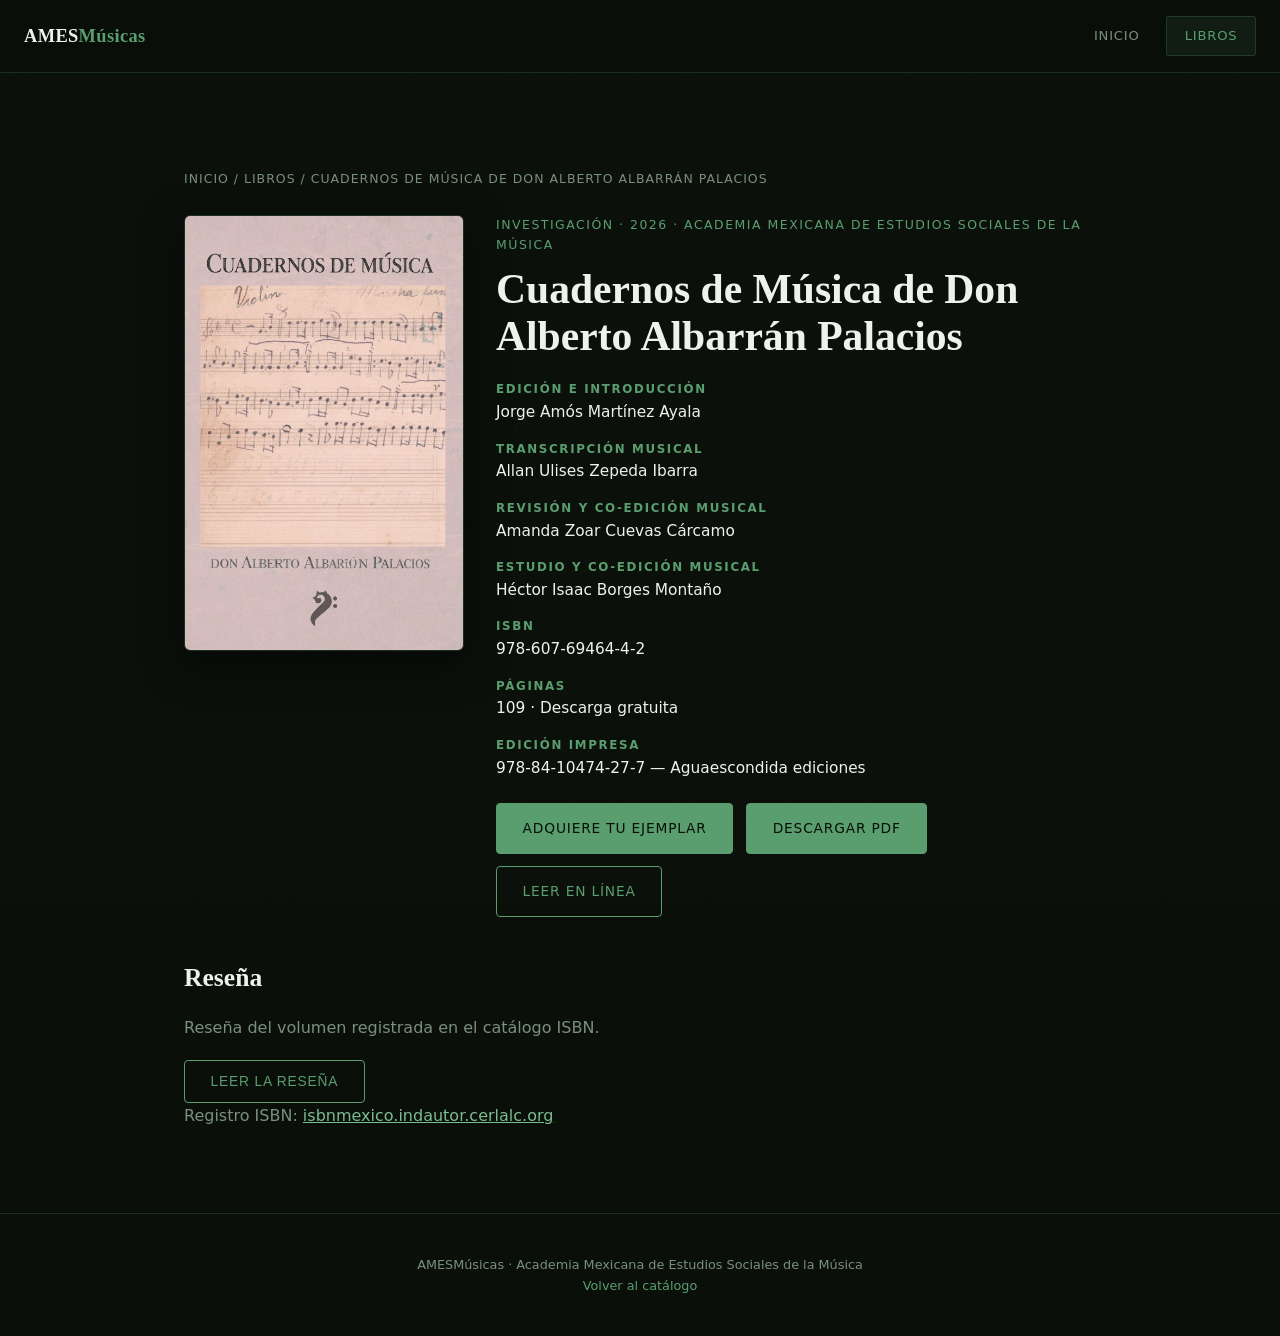
<file: amesmusicas/libros/cuadernos-albarran-palacios/index.html>
<!DOCTYPE html>
<html lang="es">
<head>
  <meta charset="UTF-8" />
  <meta name="viewport" content="width=device-width, initial-scale=1.0" />
  <link rel="icon" href="../../favicon.ico" sizes="any" />
  <link rel="icon" type="image/png" sizes="32x32" href="../../favicon-32.png" />
  <link rel="apple-touch-icon" href="../../favicon-180.png" />
  <title>Cuadernos de Música de Don Alberto Albarrán Palacios — AMESMúsicas</title>
  <meta name="description" content="Cuadernos de Música de Don Alberto Albarrán Palacios. Investigación de la Academia Mexicana de Estudios Sociales de la Música. ISBN 978-607-69464-4-2. Descarga gratuita." />
  <meta name="author" content="Jorge Amós Martínez Ayala, Héctor Isaac Borges Montaño, Amanda Zoar Cuevas Cárcamo, Allan Ulises Zepeda Ibarra" />
  <!-- Open Graph -->
  <meta property="og:type" content="book" />
  <meta property="og:title" content="Cuadernos de Música de Don Alberto Albarrán Palacios" />
  <meta property="og:description" content="Edición que recupera y estudia los cuadernos de música de don Alberto Albarrán Palacios, testimonio de la práctica musical en Michoacán durante el siglo XX. Academia Mexicana de Estudios Sociales de la Música. Descarga gratuita." />
  <meta property="og:image" content="portada.jpg" />
  <meta property="og:locale" content="es_MX" />
  <link rel="stylesheet" href="../../assets/estilo.css" />
</head>
<body>
  <nav>
    <a class="nav-brand" href="../../index.html">AMES<span>Músicas</span></a>
    <ul class="nav-links">
      <li><a href="../../index.html">Inicio</a></li>
      <li><a class="active" href="../index.html">Libros</a></li>
    </ul>
  </nav>

  <main class="wrap">
    <p class="breadcrumb"><a href="../../index.html">Inicio</a> / <a href="../index.html">Libros</a> / Cuadernos de Música de Don Alberto Albarrán Palacios</p>

    <div class="book-hero">
      <div class="cover">
        <img src="portada.jpg" alt="Portada del libro Cuadernos de Música de Don Alberto Albarrán Palacios" />
      </div>
      <div>
        <p class="book-meta">Investigación · 2026 · Academia Mexicana de Estudios Sociales de la Música</p>
        <h1>Cuadernos de Música de Don Alberto Albarrán Palacios</h1>

        <dl class="ficha">
          <dt>Edición e introducción</dt>
          <dd>Jorge Amós Martínez Ayala</dd>
          <dt>Transcripción musical</dt>
          <dd>Allan Ulises Zepeda Ibarra</dd>
          <dt>Revisión y co-edición musical</dt>
          <dd>Amanda Zoar Cuevas Cárcamo</dd>
          <dt>Estudio y co-edición musical</dt>
          <dd>Héctor Isaac Borges Montaño</dd>
          <dt>ISBN</dt>
          <dd>978-607-69464-4-2</dd>
          <dt>Páginas</dt>
          <dd>109 · Descarga gratuita</dd>
          <dt>Edición impresa</dt>
          <dd>978-84-10474-27-7 — Aguaescondida ediciones</dd>
        </dl>

        <div class="acciones">
          <a class="btn btn-primary" href="https://wa.me/524431818708" target="_blank" rel="noopener">Adquiere tu ejemplar</a>
          <a class="btn btn-primary" href="cuadernos-albarran-palacios.pdf" download>Descargar PDF</a>
          <a class="btn btn-secondary" href="cuadernos-albarran-palacios.pdf" target="_blank" rel="noopener">Leer en línea</a>
        </div>
      </div>
    </div>

    <section aria-labelledby="resena">
      <h2 id="resena" class="section-title">Reseña</h2>
      <p class="prose">Reseña del volumen registrada en el catálogo ISBN.</p>
      <p><button class="btn btn-secondary" id="abrir-resena" type="button">Leer la reseña</button></p>
      <p class="prose">Registro ISBN:
        <a href="https://isbnmexico.indautor.cerlalc.org/catalogo.php?mode=detalle&amp;nt=486408" target="_blank" rel="noopener">isbnmexico.indautor.cerlalc.org</a>
      </p>
    </section>
  </main>

  <dialog id="modal-resena" class="modal" aria-labelledby="modal-resena-titulo">
    <div class="modal-inner">
      <div class="modal-head">
        <h2 id="modal-resena-titulo">Cuadernos de Música de Don Alberto Albarrán Palacios</h2>
        <button class="modal-cerrar" id="cerrar-resena" type="button" aria-label="Cerrar reseña">&times;</button>
      </div>
      <div class="modal-body">
        <p>En la Tierra Caliente el género vals se asocia con la música fúnebre y tal vez ahí, más que en otros lugares, el sonido lánguido de la música en tres tiempos evoca a la muerte. Afortunadamente el señor Dunstano Albarrán rescató del olvido inminente dos cuadernillos que pertenecieron a su abuelo, los cuales llamó: Cuaderno de Valses y Cuaderno de Piezas Fúnebres para Difuntos. A lo largo de estas líneas conoceremos un poco sobre los orígenes de ambas piezas documentales del importante Archivo Particular de don Alberto Albarrán.</p>
      </div>
    </div>
  </dialog>

  <script>
    (function () {
      var modal = document.getElementById('modal-resena');
      var abrir = document.getElementById('abrir-resena');
      var cerrar = document.getElementById('cerrar-resena');
      if (!modal || !abrir) return;
      abrir.addEventListener('click', function () {
        if (typeof modal.showModal === 'function') { modal.showModal(); }
        else { modal.setAttribute('open', ''); }
      });
      if (cerrar) {
        cerrar.addEventListener('click', function () {
          if (typeof modal.close === 'function') { modal.close(); }
          else { modal.removeAttribute('open'); }
        });
      }
      modal.addEventListener('click', function (e) {
        if (e.target === modal && typeof modal.close === 'function') { modal.close(); }
      });
    })();
  </script>

  <footer>
    <p>AMESMúsicas · Academia Mexicana de Estudios Sociales de la Música</p>
    <p><a href="../index.html">Volver al catálogo</a></p>
  </footer>
</body>
</html>
</file>
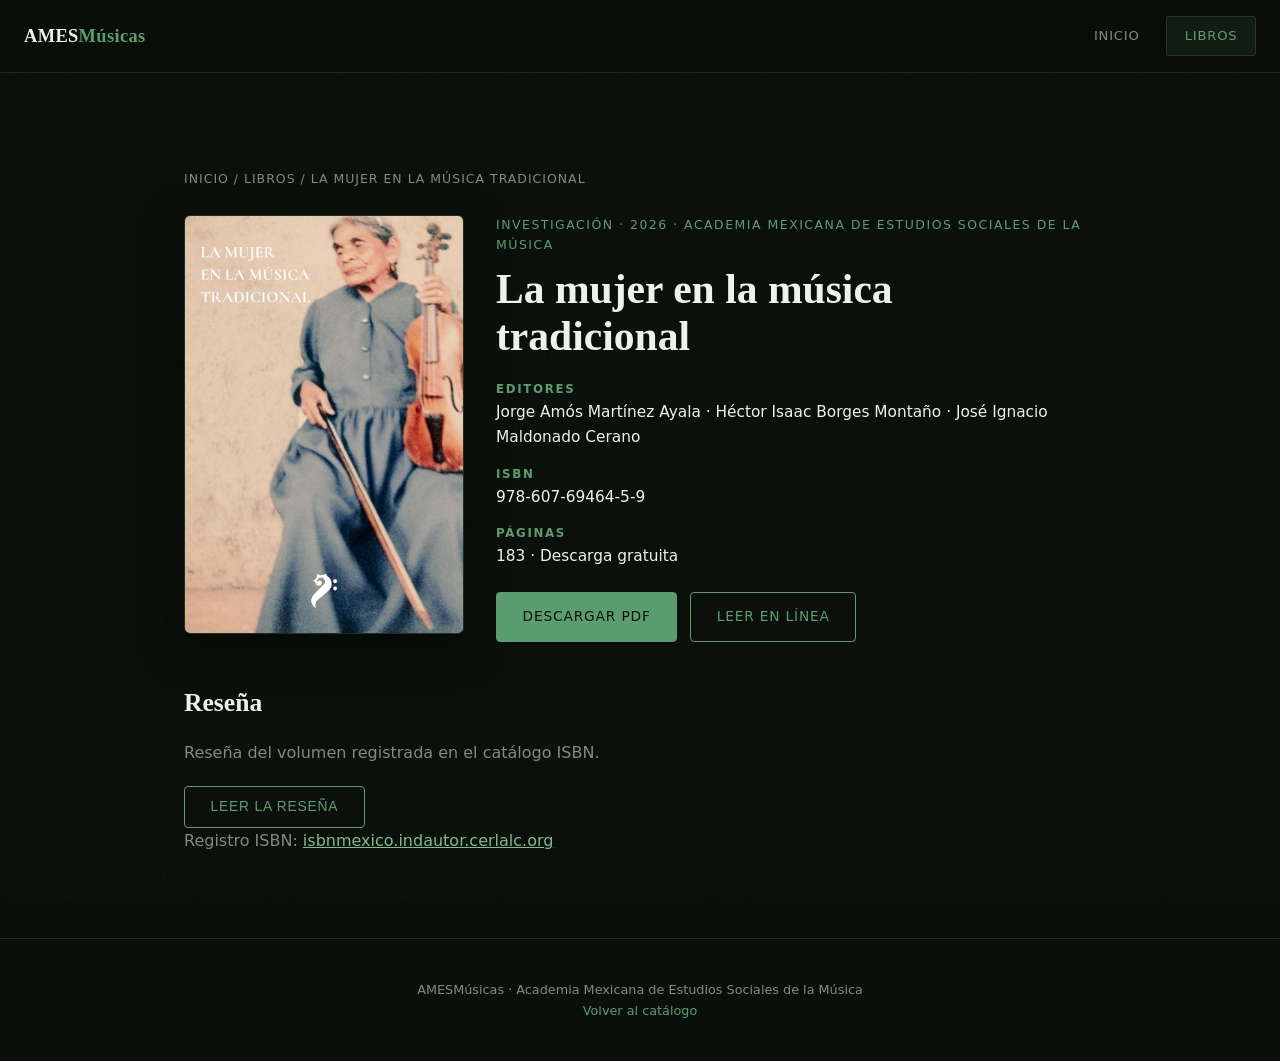
<file: amesmusicas/libros/la-mujer-en-la-musica-tradicional/index.html>
<!DOCTYPE html>
<html lang="es">
<head>
  <meta charset="UTF-8" />
  <meta name="viewport" content="width=device-width, initial-scale=1.0" />
  <link rel="icon" href="../../favicon.ico" sizes="any" />
  <link rel="icon" type="image/png" sizes="32x32" href="../../favicon-32.png" />
  <link rel="apple-touch-icon" href="../../favicon-180.png" />
  <title>La mujer en la música tradicional — AMESMúsicas</title>
  <meta name="description" content="La mujer en la música tradicional. Investigación del Conservatorio P’urhépecha y la Academia Mexicana de Estudios Sociales de la Música. ISBN 978-607-69464-5-9. Descarga gratuita." />
  <meta name="author" content="Jorge Amós Martínez Ayala, Héctor Isaac Borges Montaño, José Ignacio Maldonado Cerano" />
  <!-- Open Graph -->
  <meta property="og:type" content="book" />
  <meta property="og:title" content="La mujer en la música tradicional" />
  <meta property="og:description" content="Investigación sobre la figura de la mujer en las músicas tradicionales de México. Conservatorio P’urhépecha y Academia Mexicana de Estudios Sociales de la Música. Descarga gratuita." />
  <meta property="og:image" content="portada.jpg" />
  <meta property="og:locale" content="es_MX" />
  <link rel="stylesheet" href="../../assets/estilo.css" />
</head>
<body>
  <nav>
    <a class="nav-brand" href="../../index.html">AMES<span>Músicas</span></a>
    <ul class="nav-links">
      <li><a href="../../index.html">Inicio</a></li>
      <li><a class="active" href="../index.html">Libros</a></li>
    </ul>
  </nav>

  <main class="wrap">
    <p class="breadcrumb"><a href="../../index.html">Inicio</a> / <a href="../index.html">Libros</a> / La mujer en la música tradicional</p>

    <div class="book-hero">
      <div class="cover">
        <img src="portada.jpg" alt="Portada del libro La mujer en la música tradicional" />
      </div>
      <div>
        <p class="book-meta">Investigación · 2026 · Academia Mexicana de Estudios Sociales de la Música</p>
        <h1>La mujer en la música tradicional</h1>

        <dl class="ficha">
          <dt>Editores</dt>
          <dd>Jorge Amós Martínez Ayala · Héctor Isaac Borges Montaño · José Ignacio Maldonado Cerano</dd>
          <dt>ISBN</dt>
          <dd>978-607-69464-5-9</dd>
          <dt>Páginas</dt>
          <dd>183 · Descarga gratuita</dd>
        </dl>

        <div class="acciones">
          <a class="btn btn-primary" href="la-mujer-en-la-musica-tradicional.pdf" download>Descargar PDF</a>
          <a class="btn btn-secondary" href="la-mujer-en-la-musica-tradicional.pdf" target="_blank" rel="noopener">Leer en línea</a>
        </div>
      </div>
    </div>

    <section aria-labelledby="resena">
      <h2 id="resena" class="section-title">Reseña</h2>
      <p class="prose">Reseña del volumen registrada en el catálogo ISBN.</p>
      <p><button class="btn btn-secondary" id="abrir-resena" type="button">Leer la reseña</button></p>
      <p class="prose">Registro ISBN:
        <a href="https://isbnmexico.indautor.cerlalc.org/catalogo.php?mode=detalle&amp;nt=487492" target="_blank" rel="noopener">isbnmexico.indautor.cerlalc.org</a>
      </p>
    </section>
  </main>

  <dialog id="modal-resena" class="modal" aria-labelledby="modal-resena-titulo">
    <div class="modal-inner">
      <div class="modal-head">
        <h2 id="modal-resena-titulo">La mujer en la música tradicional</h2>
        <button class="modal-cerrar" id="cerrar-resena" type="button" aria-label="Cerrar reseña">&times;</button>
      </div>
      <div class="modal-body">
        <p>La figura de la mujer en las músicas tradicionales de México ha sido diversa, y esto ha variado en cada uno de sus contextos a través de la Historia. A partir de nuevas teorías desde diferentes áreas de las ciencias sociales, el arte y las humanidades es que podemos reflexionar en la relevancia histórica del género femenino en la música, el canto, el baile y el verso, así como en la gestión y promoción de estas manifestaciones culturales; a la vez que siendo parte esencial del sostén de la vida familiar en los contextos que dan continuidad a las músicas tradicionales.</p>
      </div>
    </div>
  </dialog>

  <script>
    (function () {
      var modal = document.getElementById('modal-resena');
      var abrir = document.getElementById('abrir-resena');
      var cerrar = document.getElementById('cerrar-resena');
      if (!modal || !abrir) return;
      abrir.addEventListener('click', function () {
        if (typeof modal.showModal === 'function') { modal.showModal(); }
        else { modal.setAttribute('open', ''); }
      });
      if (cerrar) {
        cerrar.addEventListener('click', function () {
          if (typeof modal.close === 'function') { modal.close(); }
          else { modal.removeAttribute('open'); }
        });
      }
      modal.addEventListener('click', function (e) {
        if (e.target === modal && typeof modal.close === 'function') { modal.close(); }
      });
    })();
  </script>

  <footer>
    <p>AMESMúsicas · Academia Mexicana de Estudios Sociales de la Música</p>
    <p><a href="../index.html">Volver al catálogo</a></p>
  </footer>
</body>
</html>
</file>
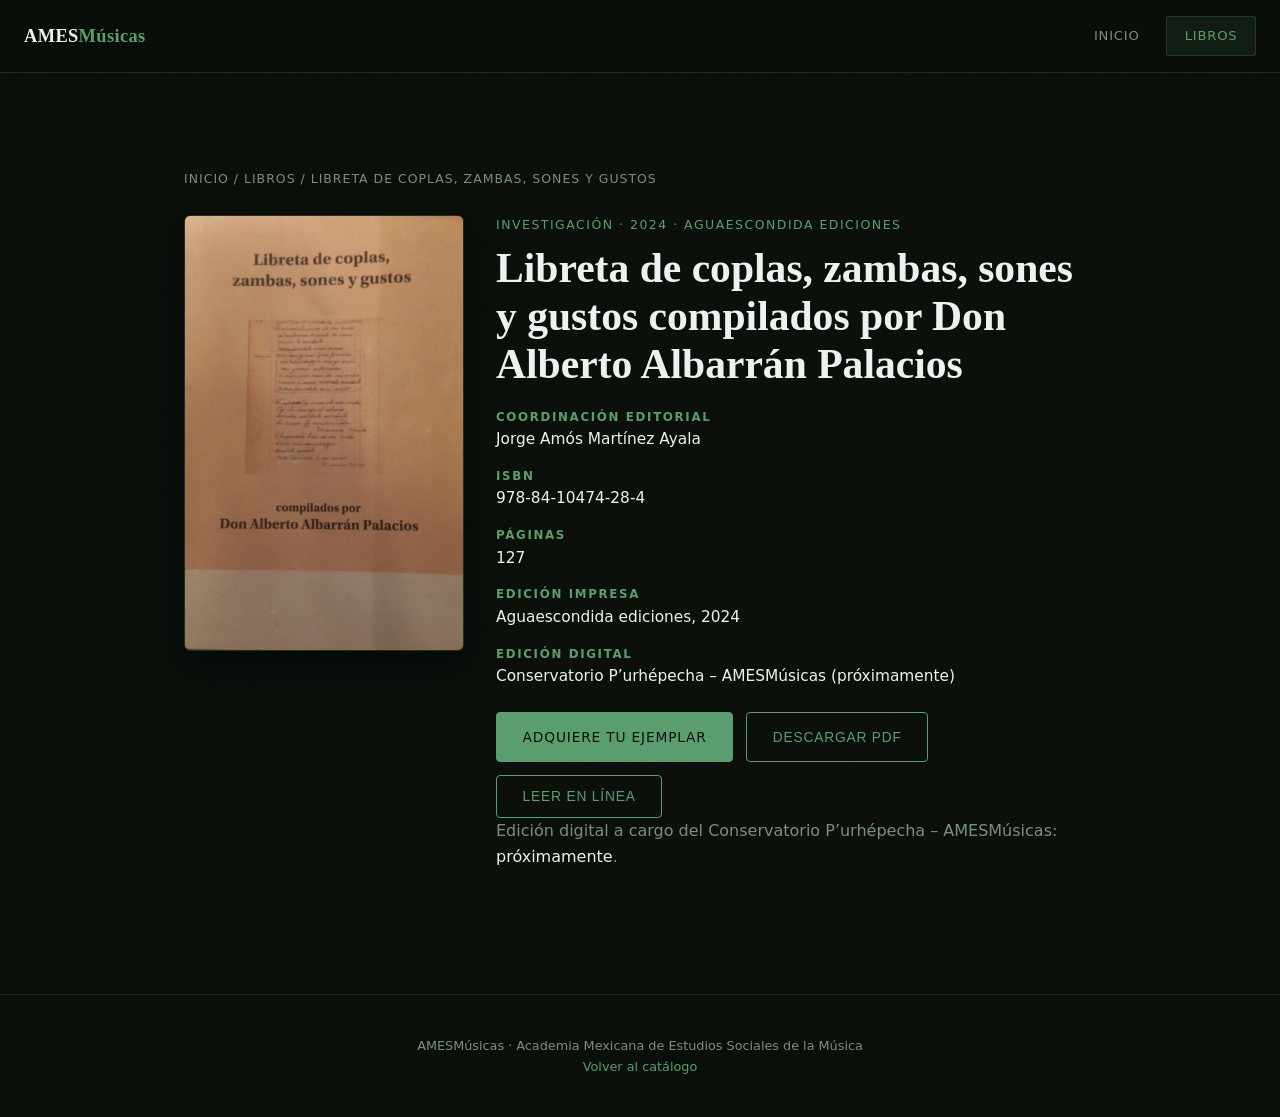
<file: amesmusicas/libros/libreta-coplas-zambas-sones-gustos/index.html>
<!DOCTYPE html>
<html lang="es">
<head>
  <meta charset="UTF-8" />
  <meta name="viewport" content="width=device-width, initial-scale=1.0" />
  <link rel="icon" href="../../favicon.ico" sizes="any" />
  <link rel="icon" type="image/png" sizes="32x32" href="../../favicon-32.png" />
  <link rel="apple-touch-icon" href="../../favicon-180.png" />
  <title>Libreta de coplas, zambas, sones y gustos compilados por Don Alberto Albarrán Palacios — AMESMúsicas</title>
  <meta name="description" content="Libreta de coplas, zambas, sones y gustos compilados por Don Alberto Albarrán Palacios. Coordinación editorial de Jorge Amós Martínez Ayala. Edición impresa: Aguaescondida ediciones, 2024. ISBN 978-84-10474-28-4." />
  <meta name="author" content="Jorge Amós Martínez Ayala" />
  <!-- Open Graph -->
  <meta property="og:type" content="book" />
  <meta property="og:title" content="Libreta de coplas, zambas, sones y gustos compilados por Don Alberto Albarrán Palacios" />
  <meta property="og:description" content="Coplas, zambas, sones y gustos compilados por Don Alberto Albarrán Palacios. Coordinación editorial de Jorge Amós Martínez Ayala." />
  <meta property="og:image" content="portada.jpg" />
  <meta property="og:locale" content="es_MX" />
  <link rel="stylesheet" href="../../assets/estilo.css" />
</head>
<body>
  <nav>
    <a class="nav-brand" href="../../index.html">AMES<span>Músicas</span></a>
    <ul class="nav-links">
      <li><a href="../../index.html">Inicio</a></li>
      <li><a class="active" href="../index.html">Libros</a></li>
    </ul>
  </nav>

  <main class="wrap">
    <p class="breadcrumb"><a href="../../index.html">Inicio</a> / <a href="../index.html">Libros</a> / Libreta de coplas, zambas, sones y gustos</p>

    <div class="book-hero">
      <div class="cover">
        <img src="portada.jpg" alt="Portada del libro Libreta de coplas, zambas, sones y gustos compilados por Don Alberto Albarrán Palacios" />
      </div>
      <div>
        <p class="book-meta">Investigación · 2024 · Aguaescondida ediciones</p>
        <h1>Libreta de coplas, zambas, sones y gustos compilados por Don Alberto Albarrán Palacios</h1>

        <dl class="ficha">
          <dt>Coordinación editorial</dt>
          <dd>Jorge Amós Martínez Ayala</dd>
          <dt>ISBN</dt>
          <dd>978-84-10474-28-4</dd>
          <dt>Páginas</dt>
          <dd>127</dd>
          <dt>Edición impresa</dt>
          <dd>Aguaescondida ediciones, 2024</dd>
          <dt>Edición digital</dt>
          <dd>Conservatorio P’urhépecha – AMESMúsicas (próximamente)</dd>
        </dl>

        <div class="acciones">
          <a class="btn btn-primary" href="https://wa.me/524431818708" target="_blank" rel="noopener">Adquiere tu ejemplar</a>
          <button class="btn btn-secondary" type="button" disabled aria-disabled="true">Descargar PDF</button>
          <button class="btn btn-secondary" type="button" disabled aria-disabled="true">Leer en línea</button>
        </div>
        <p class="prose">Edición digital a cargo del Conservatorio P’urhépecha – AMESMúsicas: <strong>próximamente</strong>.</p>
      </div>
    </div>
  </main>

  <footer>
    <p>AMESMúsicas · Academia Mexicana de Estudios Sociales de la Música</p>
    <p><a href="../index.html">Volver al catálogo</a></p>
  </footer>
</body>
</html>
</file>
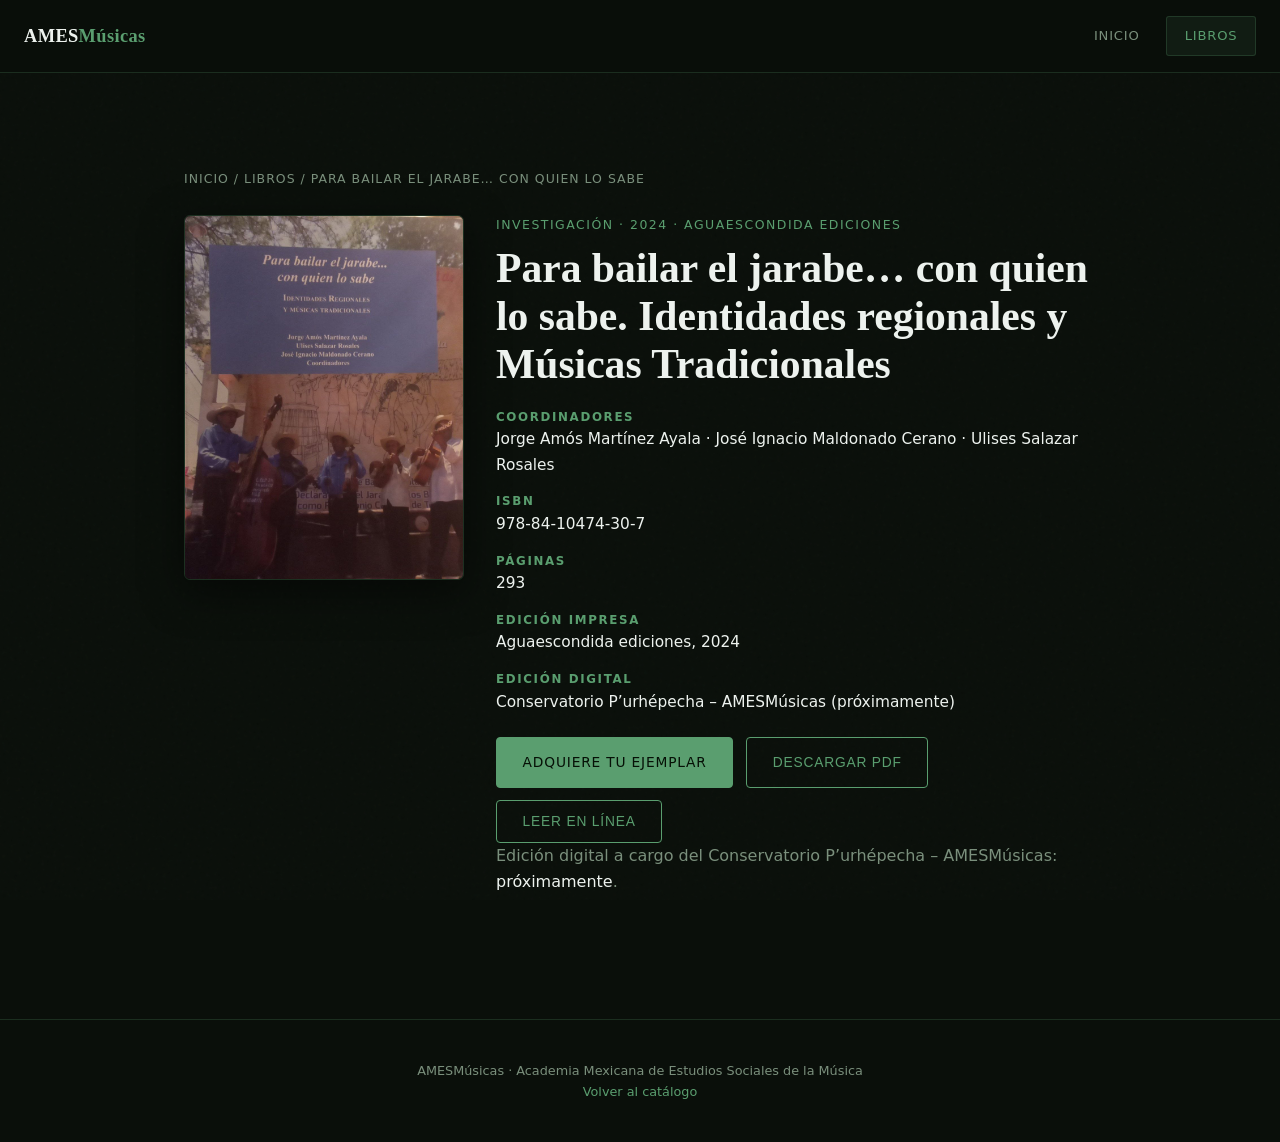
<file: amesmusicas/libros/para-bailar-el-jarabe/index.html>
<!DOCTYPE html>
<html lang="es">
<head>
  <meta charset="UTF-8" />
  <meta name="viewport" content="width=device-width, initial-scale=1.0" />
  <link rel="icon" href="../../favicon.ico" sizes="any" />
  <link rel="icon" type="image/png" sizes="32x32" href="../../favicon-32.png" />
  <link rel="apple-touch-icon" href="../../favicon-180.png" />
  <title>Para bailar el jarabe… con quien lo sabe. Identidades regionales y Músicas Tradicionales — AMESMúsicas</title>
  <meta name="description" content="Para bailar el jarabe… con quien lo sabe. Identidades regionales y Músicas Tradicionales. Coordinado por Jorge Amós Martínez Ayala, José Ignacio Maldonado Cerano y Ulises Salazar Rosales. Edición impresa: Aguaescondida ediciones, 2024. ISBN 978-84-10474-30-7." />
  <meta name="author" content="Jorge Amós Martínez Ayala, José Ignacio Maldonado Cerano, Ulises Salazar Rosales" />
  <!-- Open Graph -->
  <meta property="og:type" content="book" />
  <meta property="og:title" content="Para bailar el jarabe… con quien lo sabe. Identidades regionales y Músicas Tradicionales" />
  <meta property="og:description" content="Identidades regionales y Músicas Tradicionales. Coordinado por Jorge Amós Martínez Ayala, José Ignacio Maldonado Cerano y Ulises Salazar Rosales." />
  <meta property="og:image" content="portada.jpg" />
  <meta property="og:locale" content="es_MX" />
  <link rel="stylesheet" href="../../assets/estilo.css" />
</head>
<body>
  <nav>
    <a class="nav-brand" href="../../index.html">AMES<span>Músicas</span></a>
    <ul class="nav-links">
      <li><a href="../../index.html">Inicio</a></li>
      <li><a class="active" href="../index.html">Libros</a></li>
    </ul>
  </nav>

  <main class="wrap">
    <p class="breadcrumb"><a href="../../index.html">Inicio</a> / <a href="../index.html">Libros</a> / Para bailar el jarabe… con quien lo sabe</p>

    <div class="book-hero">
      <div class="cover">
        <img src="portada.jpg" alt="Portada del libro Para bailar el jarabe… con quien lo sabe. Identidades regionales y Músicas Tradicionales" />
      </div>
      <div>
        <p class="book-meta">Investigación · 2024 · Aguaescondida ediciones</p>
        <h1>Para bailar el jarabe… con quien lo sabe. Identidades regionales y Músicas Tradicionales</h1>

        <dl class="ficha">
          <dt>Coordinadores</dt>
          <dd>Jorge Amós Martínez Ayala · José Ignacio Maldonado Cerano · Ulises Salazar Rosales</dd>
          <dt>ISBN</dt>
          <dd>978-84-10474-30-7</dd>
          <dt>Páginas</dt>
          <dd>293</dd>
          <dt>Edición impresa</dt>
          <dd>Aguaescondida ediciones, 2024</dd>
          <dt>Edición digital</dt>
          <dd>Conservatorio P’urhépecha – AMESMúsicas (próximamente)</dd>
        </dl>

        <div class="acciones">
          <a class="btn btn-primary" href="https://wa.me/524431818708" target="_blank" rel="noopener">Adquiere tu ejemplar</a>
          <button class="btn btn-secondary" type="button" disabled aria-disabled="true">Descargar PDF</button>
          <button class="btn btn-secondary" type="button" disabled aria-disabled="true">Leer en línea</button>
        </div>
        <p class="prose">Edición digital a cargo del Conservatorio P’urhépecha – AMESMúsicas: <strong>próximamente</strong>.</p>
      </div>
    </div>
  </main>

  <footer>
    <p>AMESMúsicas · Academia Mexicana de Estudios Sociales de la Música</p>
    <p><a href="../index.html">Volver al catálogo</a></p>
  </footer>
</body>
</html>
</file>
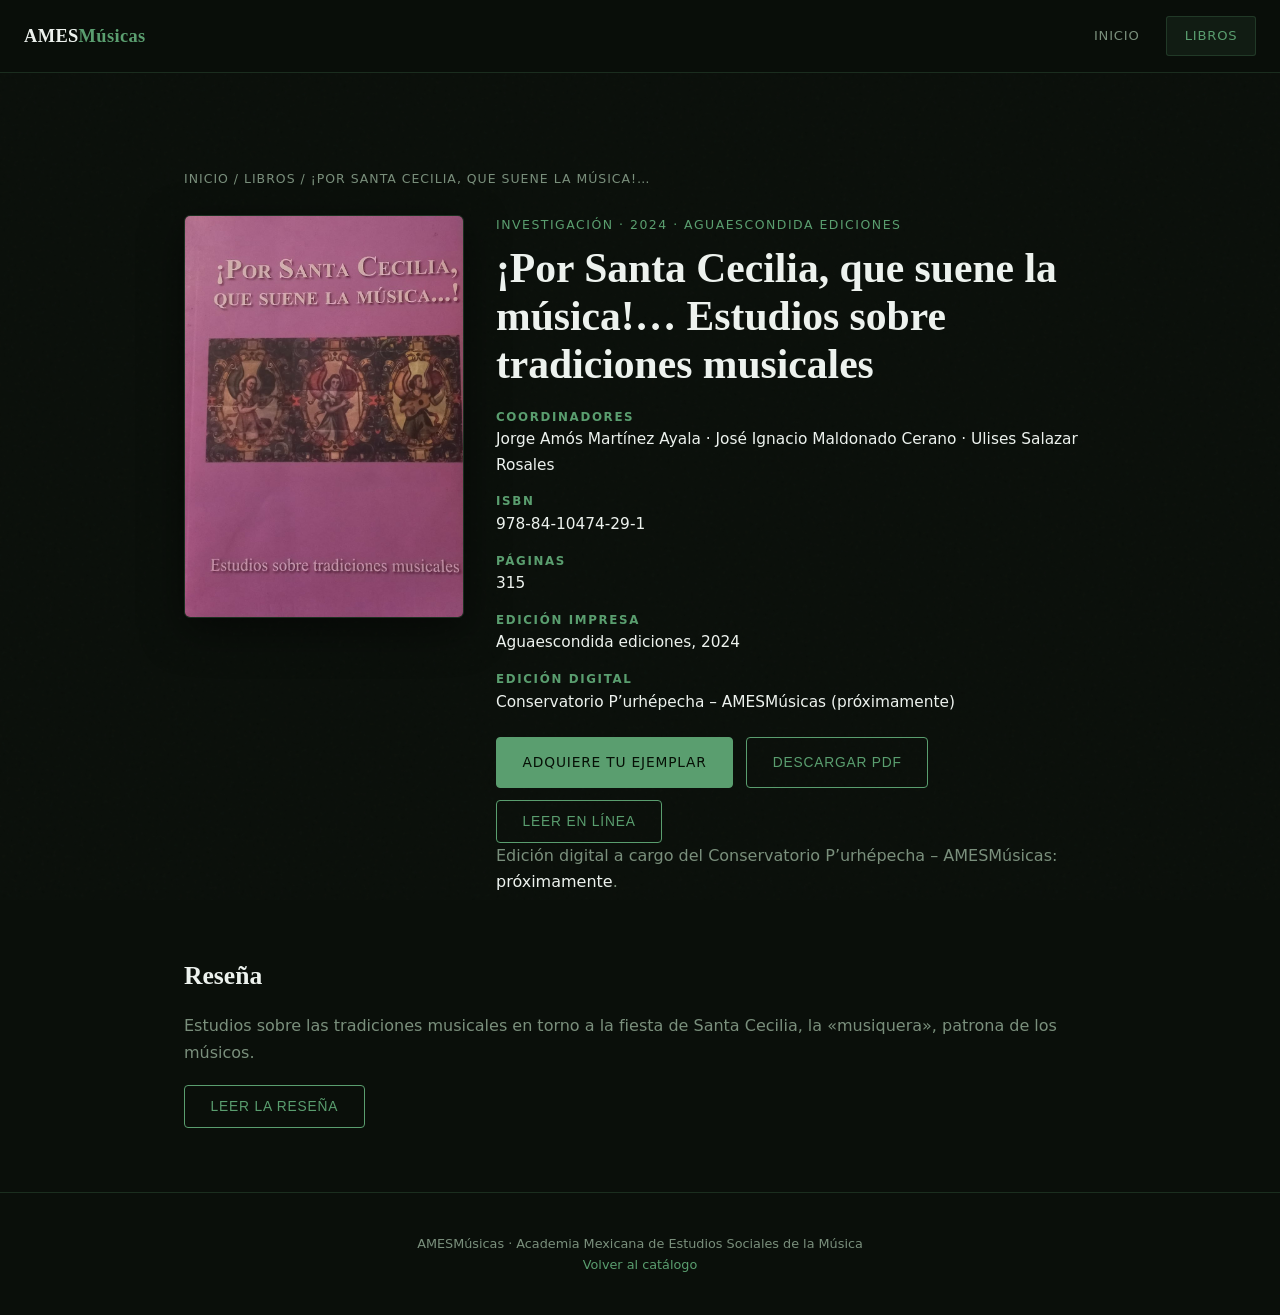
<file: amesmusicas/libros/por-santa-cecilia/index.html>
<!DOCTYPE html>
<html lang="es">
<head>
  <meta charset="UTF-8" />
  <meta name="viewport" content="width=device-width, initial-scale=1.0" />
  <link rel="icon" href="../../favicon.ico" sizes="any" />
  <link rel="icon" type="image/png" sizes="32x32" href="../../favicon-32.png" />
  <link rel="apple-touch-icon" href="../../favicon-180.png" />
  <title>¡Por Santa Cecilia, que suene la música!… Estudios sobre tradiciones musicales — AMESMúsicas</title>
  <meta name="description" content="¡Por Santa Cecilia, que suene la música!… Estudios sobre tradiciones musicales. Coordinado por Jorge Amós Martínez Ayala, José Ignacio Maldonado Cerano y Ulises Salazar Rosales. Edición impresa: Aguaescondida ediciones, 2024. ISBN 978-84-10474-29-1." />
  <meta name="author" content="Jorge Amós Martínez Ayala, José Ignacio Maldonado Cerano, Ulises Salazar Rosales" />
  <!-- Open Graph -->
  <meta property="og:type" content="book" />
  <meta property="og:title" content="¡Por Santa Cecilia, que suene la música!… Estudios sobre tradiciones musicales" />
  <meta property="og:description" content="Estudios sobre tradiciones musicales en torno a la fiesta de Santa Cecilia. Coordinado por Jorge Amós Martínez Ayala, José Ignacio Maldonado Cerano y Ulises Salazar Rosales." />
  <meta property="og:image" content="portada.jpg" />
  <meta property="og:locale" content="es_MX" />
  <link rel="stylesheet" href="../../assets/estilo.css" />
</head>
<body>
  <nav>
    <a class="nav-brand" href="../../index.html">AMES<span>Músicas</span></a>
    <ul class="nav-links">
      <li><a href="../../index.html">Inicio</a></li>
      <li><a class="active" href="../index.html">Libros</a></li>
    </ul>
  </nav>

  <main class="wrap">
    <p class="breadcrumb"><a href="../../index.html">Inicio</a> / <a href="../index.html">Libros</a> / ¡Por Santa Cecilia, que suene la música!…</p>

    <div class="book-hero">
      <div class="cover">
        <img src="portada.jpg" alt="Portada del libro ¡Por Santa Cecilia, que suene la música!… Estudios sobre tradiciones musicales" />
      </div>
      <div>
        <p class="book-meta">Investigación · 2024 · Aguaescondida ediciones</p>
        <h1>¡Por Santa Cecilia, que suene la música!… Estudios sobre tradiciones musicales</h1>

        <dl class="ficha">
          <dt>Coordinadores</dt>
          <dd>Jorge Amós Martínez Ayala · José Ignacio Maldonado Cerano · Ulises Salazar Rosales</dd>
          <dt>ISBN</dt>
          <dd>978-84-10474-29-1</dd>
          <dt>Páginas</dt>
          <dd>315</dd>
          <dt>Edición impresa</dt>
          <dd>Aguaescondida ediciones, 2024</dd>
          <dt>Edición digital</dt>
          <dd>Conservatorio P’urhépecha – AMESMúsicas (próximamente)</dd>
        </dl>

        <div class="acciones">
          <a class="btn btn-primary" href="https://wa.me/524431818708" target="_blank" rel="noopener">Adquiere tu ejemplar</a>
          <button class="btn btn-secondary" type="button" disabled aria-disabled="true">Descargar PDF</button>
          <button class="btn btn-secondary" type="button" disabled aria-disabled="true">Leer en línea</button>
        </div>
        <p class="prose">Edición digital a cargo del Conservatorio P’urhépecha – AMESMúsicas: <strong>próximamente</strong>.</p>
      </div>
    </div>

    <section aria-labelledby="resena">
      <h2 id="resena" class="section-title">Reseña</h2>
      <p class="prose">Estudios sobre las tradiciones musicales en torno a la fiesta de Santa Cecilia, la «musiquera», patrona de los músicos.</p>
      <p><button class="btn btn-secondary" id="abrir-resena" type="button">Leer la reseña</button></p>
    </section>
  </main>

  <dialog id="modal-resena" class="modal" aria-labelledby="modal-resena-titulo">
    <div class="modal-inner">
      <div class="modal-head">
        <h2 id="modal-resena-titulo">¡Por Santa Cecilia, que suene la música!…</h2>
        <button class="modal-cerrar" id="cerrar-resena" type="button" aria-label="Cerrar reseña">&times;</button>
      </div>
      <div class="modal-body">
        <p>La madrugada del 22 de noviembre resuenan los cohetes. A las iglesias que la tienen en sus altares a Santa Cecilia entran grupos de personas, muchas de ellas con instrumentos diversos y tocan «Las mañanitas». Van bandas de viento, conjuntos norteños, mariachis, «gruperos» que tocan en grupos versátiles, hasta organilleros y organistas de la catedral. En todo el país hay comidas y las agrupaciones tocan en los atrios y plazas públicas; mientras, con coronas de rosas blancas y rosas, le bailan a la «patrona» de los músicos. ¡Que suene la música por Santa Cecilia! ¡Toda la noche y todo el día! Dice el refrán castellano, por esta razón popularmente se le llamaba «musiquera» a la santa; y la gente dice que, en su fiesta «la noche es día». Esta fiesta del orbe hispano sirvió para que, hace casi una década, un grupo de interesados en las músicas de tradición oral en torno a Música y Baile Tradicional A. C. iniciáramos un coloquio que ha ido creciendo en el número de participantes, mesas de diálogo, conciertos, talleres y días de festejo y reflexión; de tal manera que ahora es una semana de actividades. Aunque siempre se pensó en la publicación de algunas de ellas, la debacle económica de la universidad pública y la excesiva burocracia editorial frenaron esos impulsos; pero el empeño nos ha traído hasta aquí para poner frente a ustedes, amables lectores, algunas de las comunicaciones que se han presentado, muchas muy interesantes.</p>
      </div>
    </div>
  </dialog>

  <script>
    (function () {
      var modal = document.getElementById('modal-resena');
      var abrir = document.getElementById('abrir-resena');
      var cerrar = document.getElementById('cerrar-resena');
      if (!modal || !abrir) return;
      abrir.addEventListener('click', function () {
        if (typeof modal.showModal === 'function') { modal.showModal(); }
        else { modal.setAttribute('open', ''); }
      });
      if (cerrar) {
        cerrar.addEventListener('click', function () {
          if (typeof modal.close === 'function') { modal.close(); }
          else { modal.removeAttribute('open'); }
        });
      }
      modal.addEventListener('click', function (e) {
        if (e.target === modal && typeof modal.close === 'function') { modal.close(); }
      });
    })();
  </script>

  <footer>
    <p>AMESMúsicas · Academia Mexicana de Estudios Sociales de la Música</p>
    <p><a href="../index.html">Volver al catálogo</a></p>
  </footer>
</body>
</html>
</file>
<file: amesmusicas/assets/estilo.css>
/* ============================================================
   AMESMúsicas — estilo del micrositio
   Paleta y tipografías tomadas del index.html del sitio.
   Sin frameworks ni CDN. Todo relativo.
   ============================================================ */

*, *::before, *::after { box-sizing: border-box; margin: 0; padding: 0; }

:root {
  --bg:       #0a0f0a;
  --surface:  #101810;
  --card:     #141f14;
  --accent1:  #5a9e6f;
  --accent2:  #7cbd8f;
  --text:     #edf2ee;
  --muted:    #7a8f7c;
  --border:   rgba(90,158,111,0.22);
  --glow:     rgba(90,158,111,0.10);
  /* Las tipografías del sitio (Playfair Display / DM Sans) se
     referencian con fallbacks locales, sin enlazar CDN. */
  --font-display: 'Playfair Display', 'Times New Roman', Georgia, serif;
  --font-body:    'DM Sans', 'Segoe UI', system-ui, -apple-system, sans-serif;
}

html { scroll-behavior: smooth; }

body {
  font-family: var(--font-body);
  background: var(--bg);
  color: var(--text);
  min-height: 100vh;
  overflow-x: hidden;
  line-height: 1.65;
}

body::before {
  content: '';
  position: fixed; inset: 0;
  background-image: url("data:image/svg+xml,%3Csvg viewBox='0 0 256 256' xmlns='http://www.w3.org/2000/svg'%3E%3Cfilter id='n'%3E%3CfeTurbulence type='fractalNoise' baseFrequency='0.9' numOctaves='4' stitchTiles='stitch'/%3E%3C/filter%3E%3Crect width='100%25' height='100%25' filter='url(%23n)' opacity='0.04'/%3E%3C/svg%3E");
  pointer-events: none; z-index: 0; opacity: .5;
}

a { color: var(--accent2); }

/* ===== CONTENEDOR ===== */
.wrap {
  position: relative; z-index: 1;
  max-width: 960px;
  margin: 0 auto;
  padding: 6rem 1.5rem 4rem;
}

/* ===== NAVEGACIÓN ===== */
nav {
  position: sticky; top: 0; z-index: 100;
  display: flex; align-items: center; justify-content: space-between;
  gap: 1rem; flex-wrap: wrap;
  padding: 1rem 1.5rem;
  background: rgba(10,15,10,0.85);
  backdrop-filter: blur(18px);
  border-bottom: 1px solid var(--border);
}
.nav-brand {
  font-family: var(--font-display);
  font-weight: 700; font-size: 1.15rem;
  color: var(--text); text-decoration: none;
  letter-spacing: .02em;
}
.nav-brand span { color: var(--accent1); }
.nav-links { display: flex; gap: .5rem; list-style: none; flex-wrap: wrap; }
.nav-links a {
  display: block; padding: .5rem 1.1rem;
  text-decoration: none; color: var(--muted);
  font-size: .82rem; font-weight: 500;
  letter-spacing: .06em; text-transform: uppercase;
  border: 1px solid transparent; border-radius: 3px;
  transition: all .25s ease;
}
.nav-links a:hover, .nav-links a.active {
  color: var(--accent1); border-color: var(--border); background: var(--glow);
}

/* ===== HERO / PORTADA ===== */
.hero { text-align: center; padding: 3rem 0 2rem; }
.eyebrow {
  color: var(--accent1); font-size: .8rem; font-weight: 500;
  letter-spacing: .28em; text-transform: uppercase; margin-bottom: 1rem;
}
.hero h1 {
  font-family: var(--font-display);
  font-weight: 900; font-size: clamp(2.2rem, 6vw, 4rem);
  line-height: 1.08; margin-bottom: 1rem;
}
.hero h1 em { color: var(--accent2); font-style: italic; }
.hero p {
  color: var(--muted); max-width: 46ch; margin: 0 auto 1.5rem;
  font-size: 1.02rem; font-weight: 300;
}
.divider {
  width: 64px; height: 2px; margin: 1.5rem auto;
  background: linear-gradient(90deg, transparent, var(--accent1), transparent);
}

/* ===== TARJETAS ===== */
.grid { display: grid; gap: 1.4rem; }
@media (min-width: 720px) { .grid.cols-2 { grid-template-columns: 1fr 1fr; } }

.card {
  background: var(--card); border: 1px solid var(--border);
  border-radius: 6px; padding: 1.6rem;
  transition: border-color .25s ease, transform .25s ease;
}
.card:hover { border-color: var(--accent1); transform: translateY(-2px); }
.card h3 {
  font-family: var(--font-display); font-weight: 700;
  font-size: 1.3rem; margin-bottom: .4rem;
}
.card p { color: var(--muted); font-size: .95rem; font-weight: 300; }
.card a.card-link { text-decoration: none; color: inherit; display: block; }

/* ===== LISTA DE LIBROS ===== */
.book-item {
  display: grid; gap: 1.2rem;
  background: var(--card); border: 1px solid var(--border);
  border-radius: 6px; padding: 1.4rem;
}
@media (min-width: 640px) {
  .book-item { grid-template-columns: 140px 1fr; align-items: start; }
}
.book-item img {
  width: 100%; height: auto; border-radius: 4px;
  border: 1px solid var(--border); display: block;
}
.book-item h3 {
  font-family: var(--font-display); font-size: 1.35rem;
  font-weight: 700; line-height: 1.25; margin-bottom: .5rem;
}
.book-meta {
  color: var(--accent1); font-size: .78rem; font-weight: 500;
  letter-spacing: .12em; text-transform: uppercase; margin-bottom: .6rem;
}
.book-item p.resumen { color: var(--muted); font-size: .94rem; font-weight: 300; }

/* ===== FICHA DEL LIBRO ===== */
.book-hero { display: grid; gap: 2rem; margin-bottom: 2.5rem; }
@media (min-width: 720px) {
  .book-hero { grid-template-columns: 280px 1fr; align-items: start; }
}
.book-hero .cover img {
  width: 100%; height: auto; display: block;
  border-radius: 6px; border: 1px solid var(--border);
  box-shadow: 0 12px 40px rgba(0,0,0,0.5);
}
.book-hero h1 {
  font-family: var(--font-display); font-weight: 900;
  font-size: clamp(1.7rem, 4vw, 2.6rem); line-height: 1.15;
  margin-bottom: 1rem;
}
dl.ficha { margin: 1.2rem 0; }
dl.ficha dt {
  color: var(--accent1); font-size: .74rem; font-weight: 600;
  letter-spacing: .14em; text-transform: uppercase; margin-top: .9rem;
}
dl.ficha dd { color: var(--text); font-size: .96rem; font-weight: 300; }

/* ===== BOTONES ===== */
.acciones { display: flex; gap: .8rem; flex-wrap: wrap; margin-top: 1.4rem; }
.btn {
  display: inline-block; text-decoration: none;
  padding: .8rem 1.6rem; border-radius: 4px;
  font-size: .86rem; font-weight: 500;
  letter-spacing: .06em; text-transform: uppercase;
  border: 1px solid var(--accent1);
  transition: all .25s ease;
}
.btn-primary { background: var(--accent1); color: #061006; }
.btn-primary:hover { background: var(--accent2); border-color: var(--accent2); }
.btn-secondary { background: transparent; color: var(--accent1); }
.btn-secondary:hover { background: var(--glow); color: var(--accent2); }

/* ===== SECCIONES DE TEXTO ===== */
.section-title {
  font-family: var(--font-display); font-weight: 700;
  font-size: 1.6rem; margin-bottom: 1rem;
}
.prose { color: var(--muted); font-weight: 300; margin-bottom: 1.2rem; }
.prose strong { color: var(--text); font-weight: 500; }

/* ===== PIE ===== */
footer {
  position: relative; z-index: 1;
  text-align: center; padding: 2.5rem 1.5rem;
  color: var(--muted); font-size: .8rem;
  border-top: 1px solid var(--border);
}
footer a { color: var(--accent1); text-decoration: none; }

/* ===== MIGA DE PAN ===== */
.breadcrumb {
  font-size: .78rem; color: var(--muted);
  letter-spacing: .08em; text-transform: uppercase;
  margin-bottom: 1.6rem;
}
.breadcrumb a { color: var(--muted); text-decoration: none; }
.breadcrumb a:hover { color: var(--accent1); }

/* ===== UTILIDADES ===== */
.visually-hidden {
  position: absolute !important; width: 1px; height: 1px;
  padding: 0; margin: -1px; overflow: hidden;
  clip: rect(0 0 0 0); clip-path: inset(50%);
  white-space: nowrap; border: 0;
}

/* ===== ESTANTERÍA (catálogo de libros) ===== */
/* Los libros se alinean sobre un anaquel horizontal con scroll y snap.
   Si caben todos, no se muestran flechas ni puntos. */
.estanteria {
  --est-lbl: 138px;      /* altura fija del bloque de datos (alinea los lomos; cabe el titulo mas largo completo) */
  --est-cover: 3 / 2;    /* proporcion alto:ancho de la portada */
  position: relative;
  margin: 1.6rem -1.5rem 0;
}

.estanteria-viewport {
  overflow-x: auto; overflow-y: hidden;
  scroll-snap-type: x mandatory;
  scroll-behavior: smooth;
  -webkit-overflow-scrolling: touch;
  padding: 1.1rem 1.5rem 0;
  scrollbar-width: none;
}
.estanteria-viewport::-webkit-scrollbar { height: 0; }
.estanteria-viewport:focus-visible {
  outline: 2px solid var(--accent2);
  outline-offset: -3px;
  border-radius: 8px;
}

.estanteria-track {
  display: flex;
  align-items: flex-end;
  gap: 1.1rem;
  width: max-content;
  min-width: 100%;
  list-style: none;
  margin: 0;
  padding: 0;
  position: relative;
}
/* anaquel: tabla justo debajo de las portadas */
.estanteria-track::before {
  content: '';
  position: absolute; left: 0; right: 0;
  bottom: calc(var(--est-lbl) - 3px);
  height: 3px; z-index: 2;
  background: linear-gradient(90deg,
    rgba(90, 158, 111, 0.12),
    rgba(90, 158, 111, 0.55) 10%,
    rgba(90, 158, 111, 0.55) 90%,
    rgba(90, 158, 111, 0.12));
  box-shadow: 0 6px 14px -4px rgba(0, 0, 0, 0.65);
  pointer-events: none;
}

.libro {
  flex: 1 0 clamp(148px, 44vw, 260px);
  max-width: 280px;
  scroll-snap-align: start;
}
.libro a { display: block; text-decoration: none; color: inherit; }

.libro-portada {
  display: block;
  position: relative;
  overflow: hidden;
  border-radius: 4px;
  background: var(--surface);
  border: 1px solid var(--border);
  box-shadow: 0 12px 26px rgba(0, 0, 0, 0.5);
  transition: transform .3s ease, box-shadow .3s ease, border-color .3s ease;
}
.libro-portada img {
  display: block; width: 100%; height: auto;
  aspect-ratio: 2 / 3; object-fit: cover;
}
.libro a:hover .libro-portada,
.libro a:focus-visible .libro-portada {
  transform: translateY(-7px);
  box-shadow: 0 22px 40px rgba(0, 0, 0, 0.62);
  border-color: var(--accent1);
}

.libro-datos {
  display: flex; flex-direction: column;
  height: var(--est-lbl);
  padding: .85rem .15rem 0;
  overflow: hidden;
}
.libro-titulo {
  font-family: var(--font-display); font-weight: 700;
  font-size: 1rem; line-height: 1.32; color: var(--text);
  display: block;
}
.libro-cta {
  margin-top: auto; padding-top: .5rem;
  color: var(--accent1); font-size: .74rem; font-weight: 600;
  letter-spacing: .1em; text-transform: uppercase;
}
.libro a:hover .libro-cta,
.libro a:focus-visible .libro-cta { color: var(--accent2); }

/* flechas (mismo lenguaje visual que el carrusel del sitio) */
.est-arrow {
  position: absolute; top: 34%;
  width: 42px; height: 42px; border-radius: 50%;
  display: flex; align-items: center; justify-content: center;
  background: rgba(0, 0, 0, 0.55); color: #fff; border: 1px solid var(--border);
  font-size: 1.35rem; line-height: 1; cursor: pointer; z-index: 5;
  transition: background .2s ease, opacity .2s ease;
}
.est-arrow:hover { background: var(--accent1); color: #061006; }
.est-arrow:disabled { opacity: .3; cursor: default; }
.est-arrow.prev { left: 1.5rem; }
.est-arrow.next { right: 1.5rem; }

/* puntos */
.est-dots { display: flex; justify-content: center; gap: .5rem; padding-top: .9rem; }
.est-dot {
  width: 10px; height: 10px; padding: 0; border-radius: 50%;
  background: var(--border); border: none; cursor: pointer;
  transition: all .25s ease;
}
.est-dot.active { background: var(--accent1); width: 24px; border-radius: 4px; }

.estanteria.sin-desborde .est-arrow,
.estanteria.sin-desborde .est-dots { display: none; }

@media (max-width: 639px) {
  .estanteria { --est-lbl: 138px; }
  .est-arrow { display: none; }
}

/* ===== FOCO VISIBLE ===== */
.btn:focus-visible,
.modal-cerrar:focus-visible,
.nav-links a:focus-visible,
.book-item a:focus-visible,
.libro a:focus-visible,
.est-dot:focus-visible {
  outline: 2px solid var(--accent2);
  outline-offset: 3px;
}

/* ===== MODAL DE RESEÑA ===== */
dialog.modal {
  padding: 0;
  border: 1px solid var(--border);
  border-radius: 6px;
  background: var(--surface);
  color: var(--text);
  width: calc(100% - 2rem);
  max-width: 720px;
  max-height: 86vh;
  box-shadow: 0 24px 80px rgba(0, 0, 0, 0.7);
}
dialog.modal::backdrop {
  background: rgba(4, 8, 4, 0.78);
  backdrop-filter: blur(4px);
}
.modal-inner { display: flex; flex-direction: column; max-height: 86vh; }
.modal-head {
  display: flex; align-items: flex-start; justify-content: space-between;
  gap: 1rem; padding: 1.3rem 1.5rem;
  border-bottom: 1px solid var(--border);
}
.modal-head h2 {
  font-family: var(--font-display); font-weight: 700;
  font-size: 1.12rem; line-height: 1.3;
}
.modal-cerrar {
  flex: 0 0 auto; width: 2.2rem; height: 2.2rem;
  background: transparent; color: var(--muted);
  border: 1px solid var(--border); border-radius: 4px;
  font-size: 1.4rem; line-height: 1; cursor: pointer;
  transition: color .2s ease, border-color .2s ease;
}
.modal-cerrar:hover { color: var(--accent2); border-color: var(--accent1); }
.modal-body { padding: 1.3rem 1.5rem 1.9rem; overflow-y: auto; }
.modal-body p { color: var(--muted); font-weight: 300; margin-bottom: 1.1rem; }
.modal-body p:last-child { margin-bottom: 0; }
@media (min-width: 720px) {
  .modal-head { padding: 1.5rem 2rem; }
  .modal-head h2 { font-size: 1.3rem; }
  .modal-body { padding: 1.5rem 2rem 2.2rem; }
}
</file>
